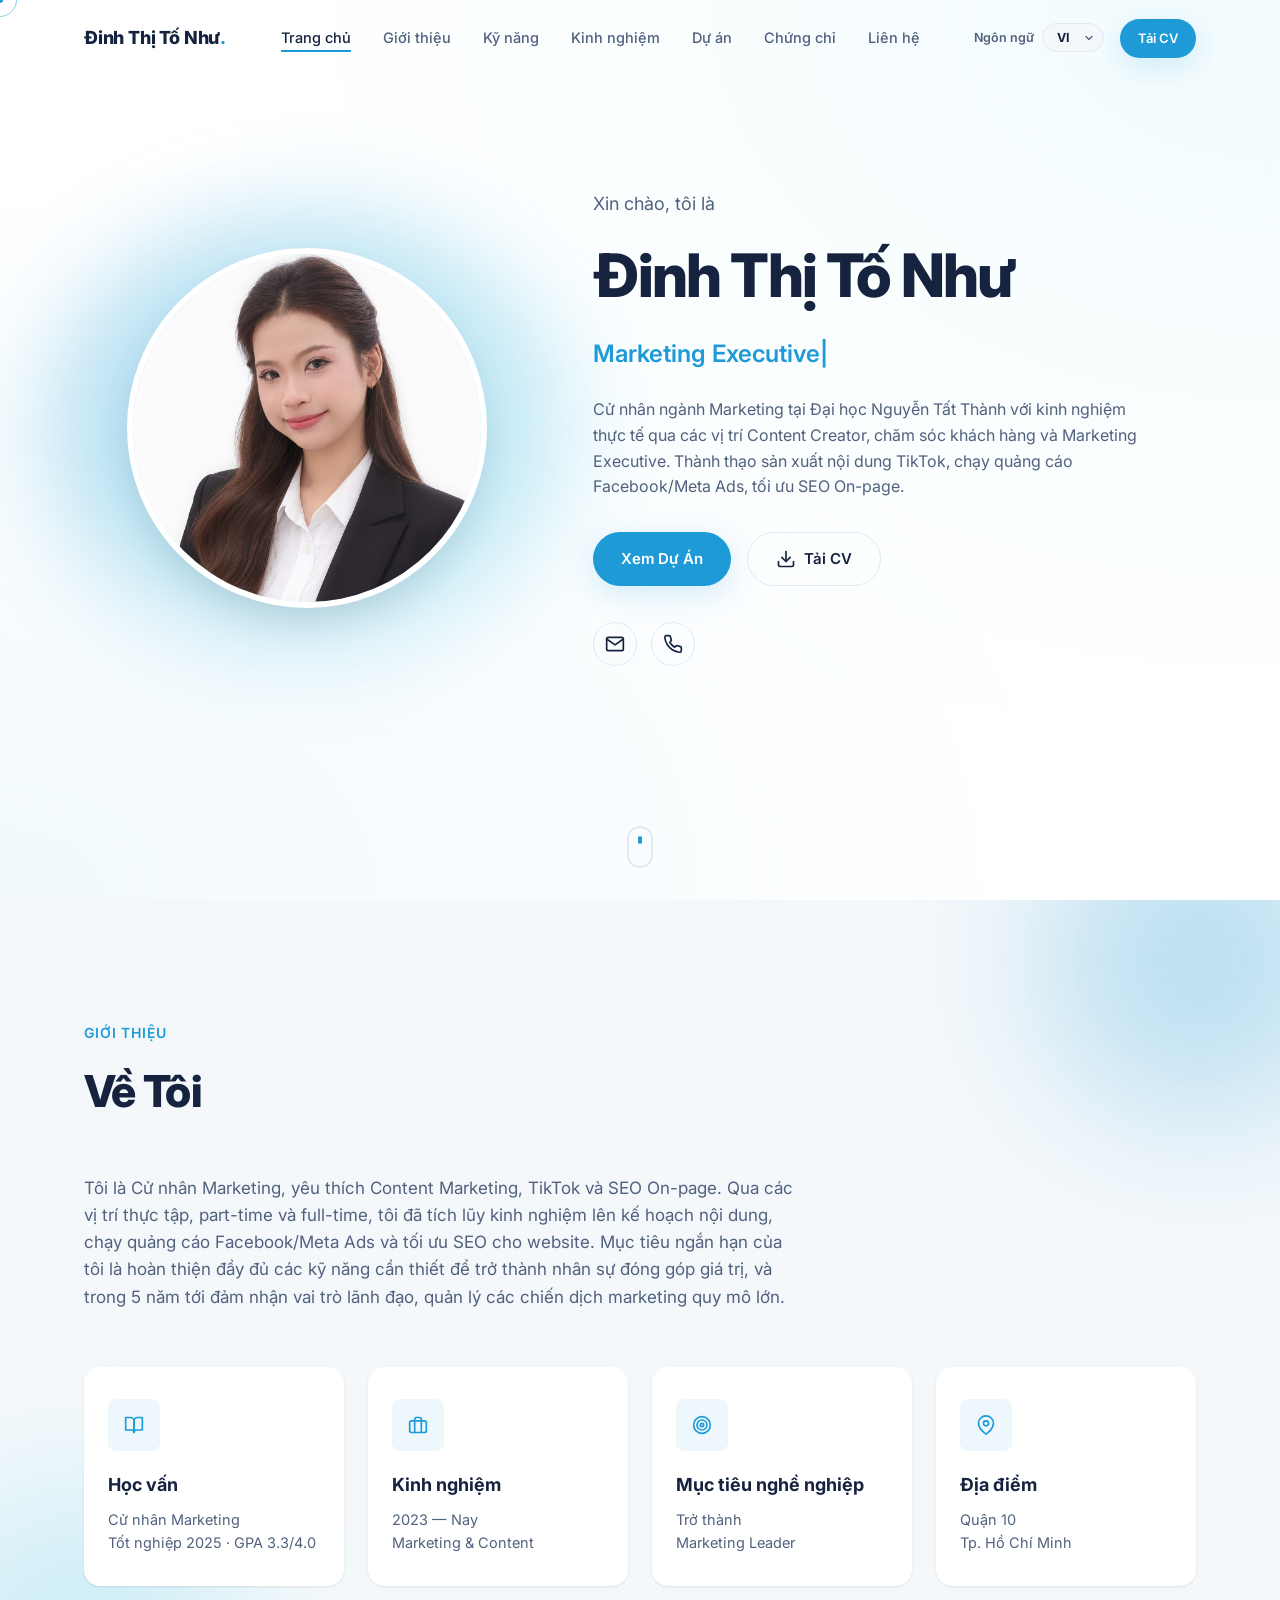
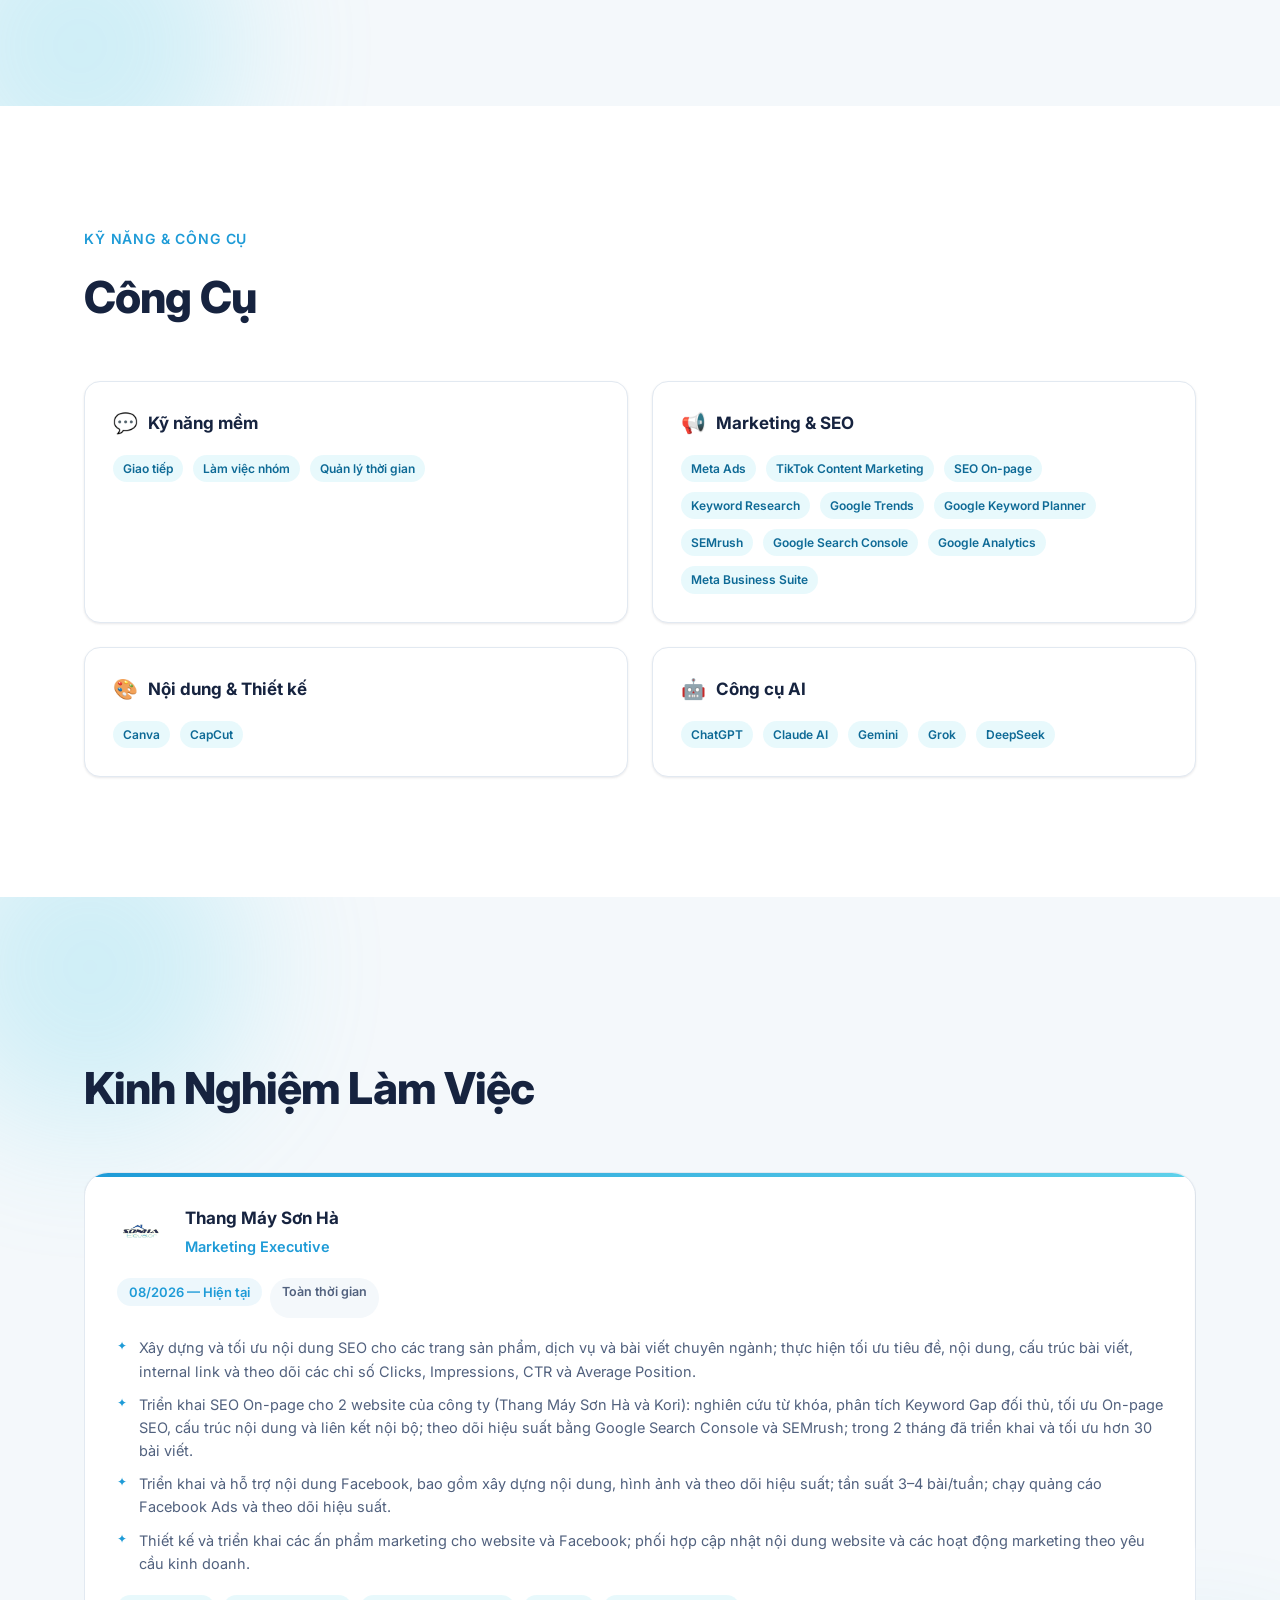
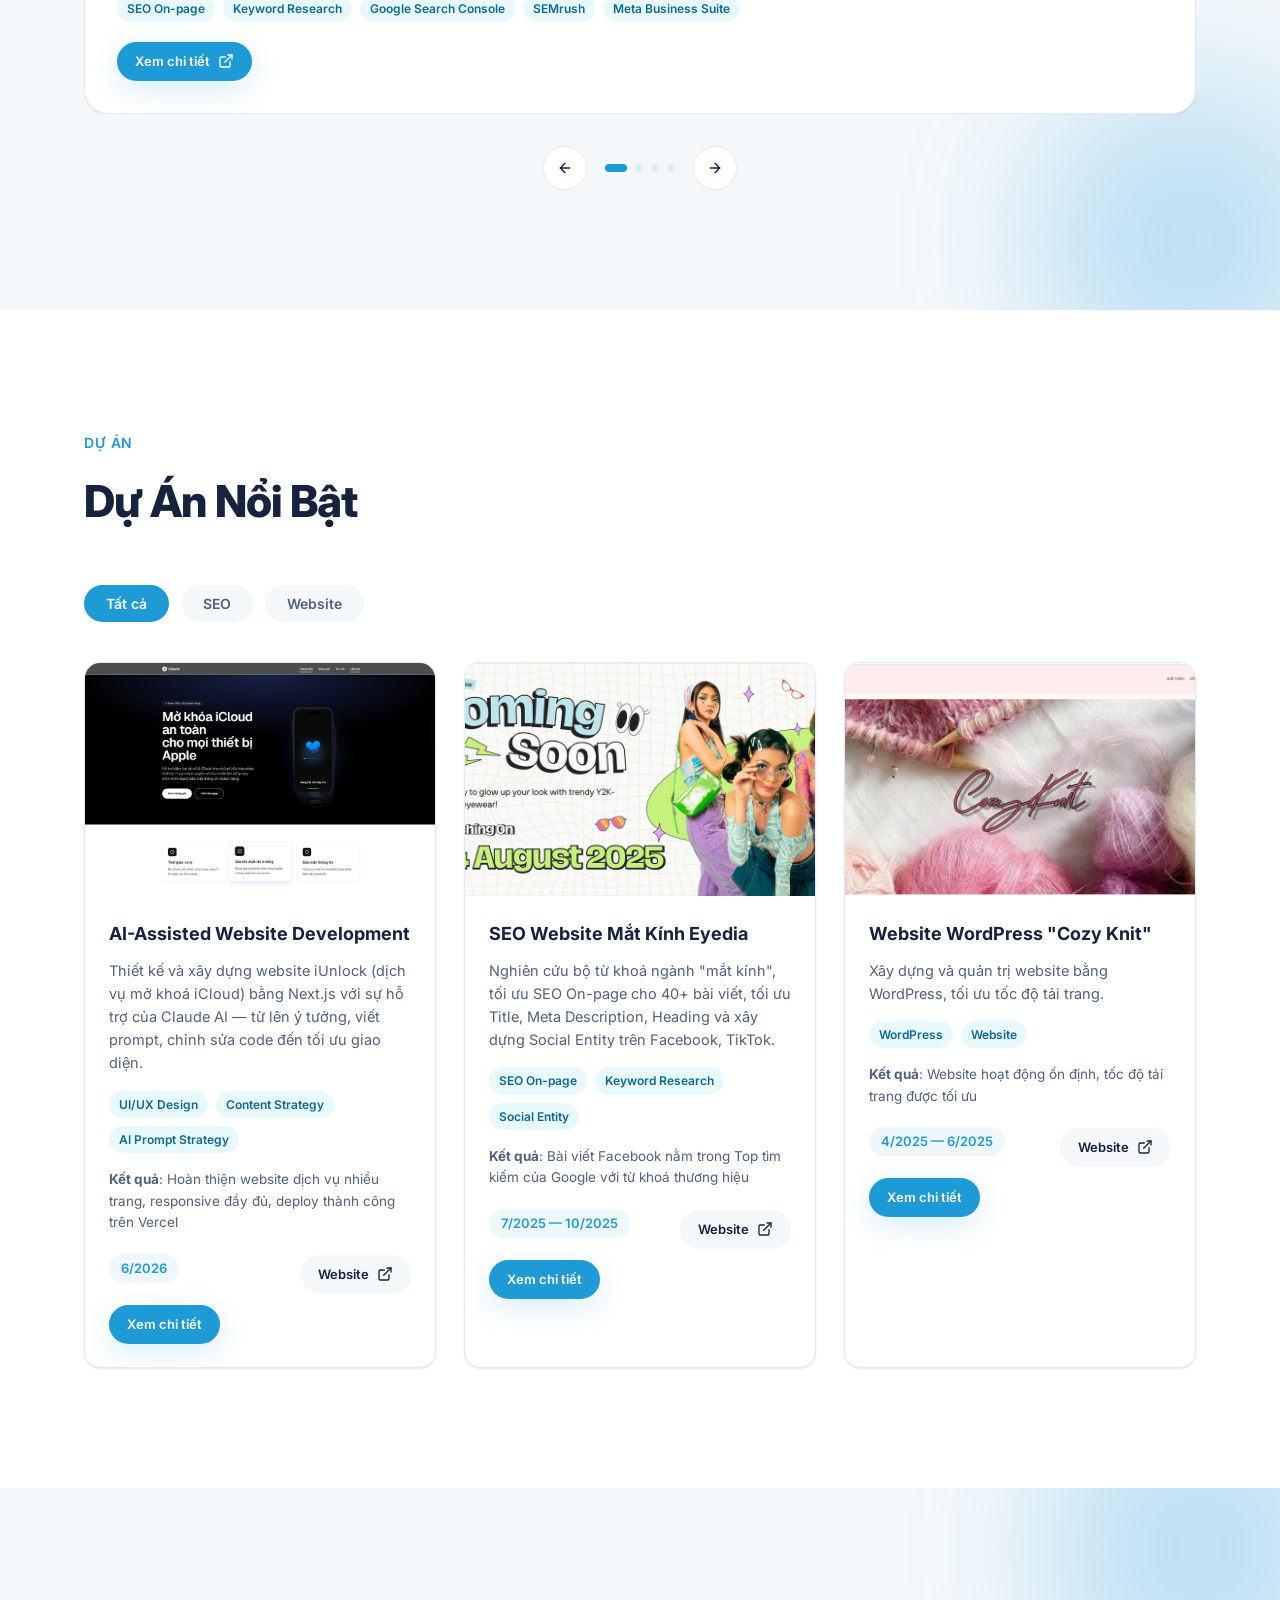
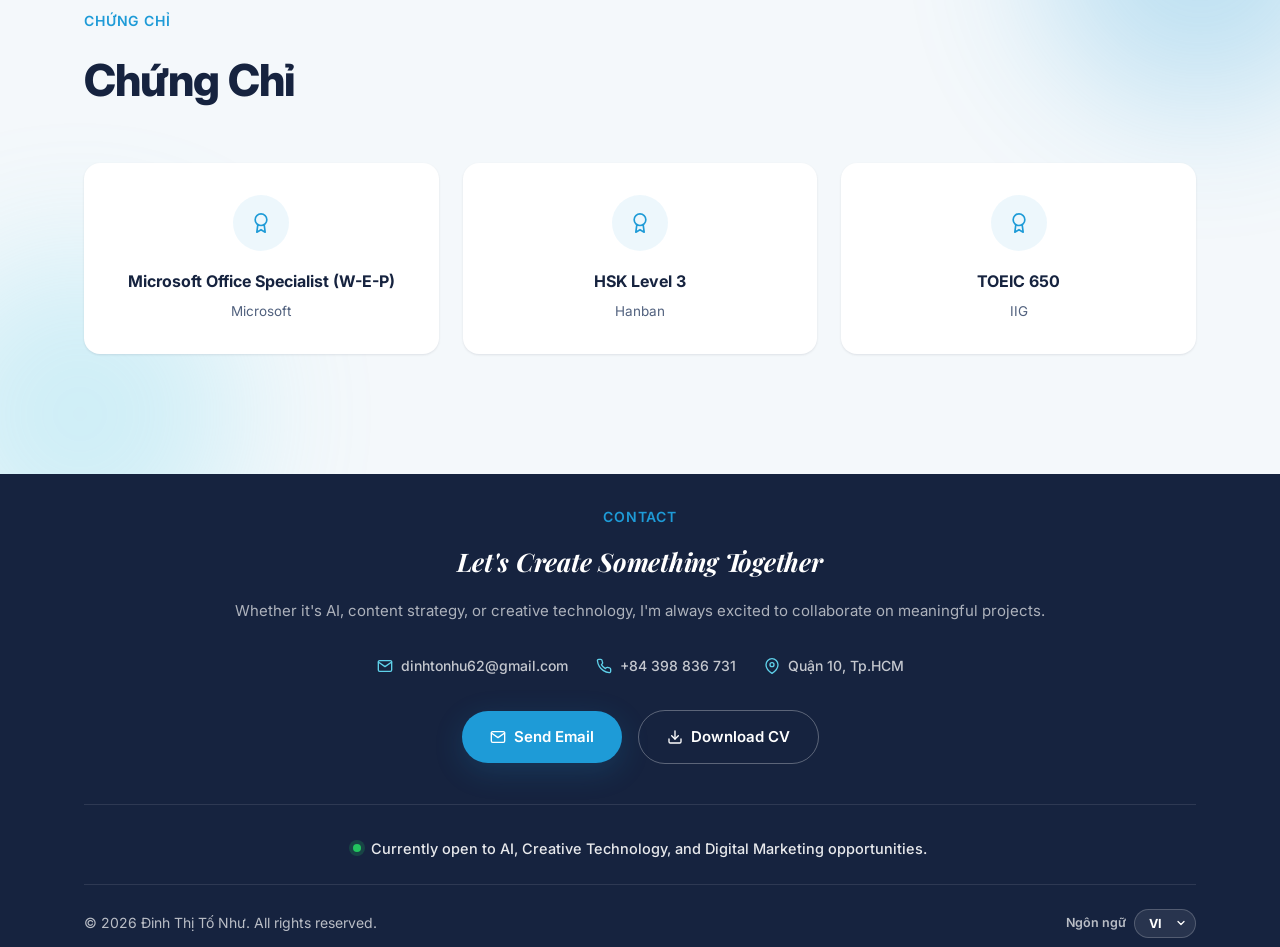
<file: index.html>
<!doctype html>
<html lang="vi">
<head>
  <meta charset="UTF-8" />
  <meta name="viewport" content="width=device-width, initial-scale=1.0" />
  <meta name="google-site-verification" content="6b82nQMWMxHXHGan_A_3esVPQN40HwRv0e1l6CR7K2I" />

  <!-- ============ SEO META ============ -->
  <title>Đinh Thị Tố Như | Marketing Executive</title>
  <meta name="description" content="Portfolio của Đinh Thị Tố Như - Marketing Executive với kinh nghiệm về Content Marketing, TikTok, SEO On-page, Prompt Engineering và Facebook/Meta Ads. Xem dự án, kỹ năng và kinh nghiệm làm việc." />
  <meta name="keywords" content="Marketing Executive, Content Creator, TikTok Marketing, SEO On-page, Prompt Engineering, Meta Ads, Portfolio" />
  <meta name="author" content="Đinh Thị Tố Như" />
  <meta name="robots" content="index, follow" />
  <link rel="canonical" href="https://dinhtonhu62-code.github.io/dinhtonhu.github.io/" />
  <meta name="theme-color" content="#1E9BD7" />

  <!-- ============ OPEN GRAPH ============ -->
  <meta property="og:type" content="website" />
  <meta property="og:title" content="Đinh Thị Tố Như | Marketing Executive" />
  <meta property="og:description" content="Portfolio cá nhân - Content Marketing, TikTok, SEO On-page, Meta Ads. Xem dự án và kinh nghiệm làm việc." />
  <meta property="og:image" content="https://dinhtonhu62-code.github.io/dinhtonhu.github.io/assets/images/og-image.svg" />
  <meta property="og:url" content="https://dinhtonhu62-code.github.io/dinhtonhu.github.io/" />
  <meta property="og:locale" content="vi_VN" />
  <meta property="og:site_name" content="Đinh Thị Tố Như Portfolio" />

  <!-- ============ TWITTER CARD ============ -->
  <meta name="twitter:card" content="summary_large_image" />
  <meta name="twitter:title" content="Đinh Thị Tố Như | Marketing Executive" />
  <meta name="twitter:description" content="Portfolio cá nhân - Content Marketing, TikTok, SEO On-page, Meta Ads. Xem dự án và kinh nghiệm làm việc." />
  <meta name="twitter:image" content="https://dinhtonhu62-code.github.io/dinhtonhu.github.io/assets/images/og-image.svg" />

  <!-- ============ FAVICON ============ -->
  <link rel="icon" type="image/svg+xml" href="assets/images/favicon.svg" />

  <!-- ============ FONTS ============ -->
  <link rel="preconnect" href="https://fonts.googleapis.com" />
  <link rel="preconnect" href="https://fonts.gstatic.com" crossorigin />
  <link href="https://fonts.googleapis.com/css2?family=Inter:wght@400;500;600;700;800&family=Playfair+Display:ital,wght@1,600;1,700&display=swap" rel="stylesheet" />

  <!-- ============ STYLES ============ -->
  <link rel="stylesheet" href="css/style.css" />

  <!-- ============ STRUCTURED DATA (JSON-LD) ============ -->
  <script type="application/ld+json">
  {
    "@context": "https://schema.org",
    "@type": "Person",
    "name": "Đinh Thị Tố Như",
    "jobTitle": "Marketing Executive",
    "url": "https://dinhtonhu62-code.github.io/dinhtonhu.github.io/",
    "image": "https://dinhtonhu62-code.github.io/dinhtonhu.github.io/assets/images/avata.jpg",
    "email": "mailto:dinhtonhu62@gmail.com",
    "telephone": "+84398836731",
    "address": {
      "@type": "PostalAddress",
      "addressLocality": "Quận 10, Tp.HCM",
      "addressCountry": "VN"
    },
    "knowsAbout": ["Content Marketing", "TikTok Content Marketing", "SEO On-page", "Meta Ads", "Keyword Research", "WordPress"]
  }
  </script>
</head>
<body>

  <!-- ============ ICON SPRITE (inline, không cần thư viện ngoài) ============ -->
  <svg style="display:none" aria-hidden="true">
    <symbol id="icon-linkedin" viewBox="0 0 24 24"><path d="M16 8a6 6 0 0 1 6 6v7h-4v-7a2 2 0 0 0-2-2 2 2 0 0 0-2 2v7h-4v-7a6 6 0 0 1 6-6z"/><rect x="2" y="9" width="4" height="12"/><circle cx="4" cy="4" r="2"/></symbol>
    <symbol id="icon-github" viewBox="0 0 24 24"><path d="M9 19c-5 1.5-5-2.5-7-3m14 6v-3.87a3.37 3.37 0 0 0-.94-2.61c3.14-.35 6.44-1.54 6.44-7A5.44 5.44 0 0 0 20 4.77 5.07 5.07 0 0 0 19.91 1S18.73.65 16 2.48a13.38 13.38 0 0 0-7 0C6.27.65 5.09 1 5.09 1A5.07 5.07 0 0 0 5 4.77a5.44 5.44 0 0 0-1.5 3.78c0 5.42 3.3 6.61 6.44 7A3.37 3.37 0 0 0 9 18.13V22"/></symbol>
    <symbol id="icon-mail" viewBox="0 0 24 24"><path d="M4 4h16c1.1 0 2 .9 2 2v12c0 1.1-.9 2-2 2H4c-1.1 0-2-.9-2-2V6c0-1.1.9-2 2-2z"/><polyline points="22,6 12,13 2,6"/></symbol>
    <symbol id="icon-phone" viewBox="0 0 24 24"><path d="M22 16.92v3a2 2 0 0 1-2.18 2 19.79 19.79 0 0 1-8.63-3.07 19.5 19.5 0 0 1-6-6 19.79 19.79 0 0 1-3.07-8.67A2 2 0 0 1 4.11 2h3a2 2 0 0 1 2 1.72c.13.96.36 1.9.7 2.81a2 2 0 0 1-.45 2.11L8.09 9.91a16 16 0 0 0 6 6l1.27-1.27a2 2 0 0 1 2.11-.45c.9.34 1.85.57 2.81.7A2 2 0 0 1 22 16.92z"/></symbol>
    <symbol id="icon-map-pin" viewBox="0 0 24 24"><path d="M21 10c0 7-9 13-9 13s-9-6-9-13a9 9 0 0 1 18 0z"/><circle cx="12" cy="10" r="3"/></symbol>
    <symbol id="icon-briefcase" viewBox="0 0 24 24"><rect x="2" y="7" width="20" height="14" rx="2" ry="2"/><path d="M16 21V5a2 2 0 0 0-2-2h-4a2 2 0 0 0-2 2v16"/></symbol>
    <symbol id="icon-book" viewBox="0 0 24 24"><path d="M2 3h6a4 4 0 0 1 4 4v14a3 3 0 0 0-3-3H2z"/><path d="M22 3h-6a4 4 0 0 0-4 4v14a3 3 0 0 1 3-3h7z"/></symbol>
    <symbol id="icon-target" viewBox="0 0 24 24"><circle cx="12" cy="12" r="10"/><circle cx="12" cy="12" r="6"/><circle cx="12" cy="12" r="2"/></symbol>
    <symbol id="icon-arrow-up" viewBox="0 0 24 24"><line x1="12" y1="19" x2="12" y2="5"/><polyline points="5,12 12,5 19,12"/></symbol>
    <symbol id="icon-arrow-left" viewBox="0 0 24 24"><line x1="19" y1="12" x2="5" y2="12"/><polyline points="12,19 5,12 12,5"/></symbol>
    <symbol id="icon-arrow-right" viewBox="0 0 24 24"><line x1="5" y1="12" x2="19" y2="12"/><polyline points="12,5 19,12 12,19"/></symbol>
    <symbol id="icon-menu" viewBox="0 0 24 24"><line x1="3" y1="12" x2="21" y2="12"/><line x1="3" y1="6" x2="21" y2="6"/><line x1="3" y1="18" x2="21" y2="18"/></symbol>
    <symbol id="icon-x" viewBox="0 0 24 24"><line x1="18" y1="6" x2="6" y2="18"/><line x1="6" y1="6" x2="18" y2="18"/></symbol>
    <symbol id="icon-external-link" viewBox="0 0 24 24"><path d="M18 13v6a2 2 0 0 1-2 2H5a2 2 0 0 1-2-2V8a2 2 0 0 1 2-2h6"/><polyline points="15,3 21,3 21,9"/><line x1="10" y1="14" x2="21" y2="3"/></symbol>
    <symbol id="icon-download" viewBox="0 0 24 24"><path d="M21 15v4a2 2 0 0 1-2 2H5a2 2 0 0 1-2-2v-4"/><polyline points="7,10 12,15 17,10"/><line x1="12" y1="15" x2="12" y2="3"/></symbol>
    <symbol id="icon-award" viewBox="0 0 24 24"><circle cx="12" cy="8" r="7"/><polyline points="8.21,13.89 7,23 12,20 17,23 15.79,13.88"/></symbol>
    <symbol id="icon-check-circle" viewBox="0 0 24 24"><path d="M22 11.08V12a10 10 0 1 1-5.93-9.14"/><polyline points="22,4 12,14.01 9,11.01"/></symbol>
    <symbol id="icon-send" viewBox="0 0 24 24"><line x1="22" y1="2" x2="11" y2="13"/><polygon points="22,2 15,22 11,13 2,9"/></symbol>
  </svg>

  <!-- ============ LOADER ============ -->
  <div id="loader" class="loader" aria-hidden="true">
    <div class="loader__mark">N.</div>
    <div class="loader__bar"><span></span></div>
  </div>

  <!-- ============ CUSTOM CURSOR (ẩn trên thiết bị cảm ứng bằng CSS) ============ -->
  <div class="cursor-dot" id="cursorDot"></div>
  <div class="cursor-ring" id="cursorRing"></div>

  <!-- ============ SCROLL PROGRESS BAR ============ -->
  <div class="scroll-progress"><div class="scroll-progress__bar" id="scrollProgressBar"></div></div>

  <a class="skip-link" href="#main">Bỏ qua tới nội dung chính</a>

  <!-- ============ HEADER / NAVBAR ============ -->
  <header class="navbar" id="navbar">
    <div class="container navbar__inner">
      <a href="#home" class="navbar__logo" aria-label="Về trang chủ">Đinh Thị Tố Như<span class="navbar__logo-dot">.</span></a>

      <nav class="navbar__nav" id="navMenu" aria-label="Menu chính">
        <ul class="navbar__list">
          <li><a href="#home" class="navbar__link" data-nav data-i18n="nav.home">Home</a></li>
          <li><a href="#about" class="navbar__link" data-nav data-i18n="nav.about">About</a></li>
          <li><a href="#skills" class="navbar__link" data-nav data-i18n="nav.skills">Skills</a></li>
          <li><a href="#experience" class="navbar__link" data-nav data-i18n="nav.experience">Experience</a></li>
          <li><a href="#projects" class="navbar__link" data-nav data-i18n="nav.projects">Projects</a></li>
          <li><a href="#certificates" class="navbar__link" data-nav data-i18n="nav.certificates">Certificates</a></li>
          <li><a href="#contact" class="navbar__link" data-nav data-i18n="nav.contact">Contact</a></li>
        </ul>
      </nav>

      <div class="navbar__actions">
        <div class="lang-toggle">
          <label class="lang-toggle__label" data-i18n="lang.label">Ngôn ngữ</label>
          <select class="lang-toggle__select" aria-label="Chọn ngôn ngữ / Choose language">
            <option value="vi">VI</option>
            <option value="en">EN</option>
          </select>
        </div>
        <a href="assets/cv/Dinh-Thi-To-Nhu-CV-VI.pdf" download="Dinh-Thi-To-Nhu-CV-VI.pdf" data-cv-download class="btn btn--primary btn--sm" data-i18n="nav.downloadCV">Download CV</a>
        <button class="navbar__toggle" id="navToggle" aria-label="Mở menu điều hướng" aria-expanded="false" aria-controls="navMenu">
          <svg class="icon" aria-hidden="true"><use href="#icon-menu"></use></svg>
        </button>
      </div>
    </div>
  </header>

  <main id="main">

    <!-- ============ SECTION 1: HERO ============ -->
    <section id="home" class="hero">
      <div class="container hero__inner">
        <div class="hero__media reveal" data-reveal="fade-right">
          <div class="hero__blob" aria-hidden="true"></div>
          <img
            src="assets/images/avata.jpg"
            alt="Ảnh chân dung Đinh Thị Tố Như"
            class="hero__avatar"
            width="400"
            height="400"
            fetchpriority="high"
          />
        </div>

        <div class="hero__content">
          <p class="hero__greeting reveal" data-reveal="fade-up" data-i18n="hero.greeting">Xin chào, tôi là</p>
          <h1 class="hero__name reveal" data-reveal="fade-up" data-reveal-delay="1">Đinh Thị Tố Như</h1>
          <p class="hero__role reveal" data-reveal="fade-up" data-reveal-delay="2">
            <span id="typedText" class="hero__role-typed"></span><span class="hero__cursor" aria-hidden="true">|</span>
          </p>
          <p class="hero__bio reveal" data-reveal="fade-up" data-reveal-delay="3" data-i18n="hero.bio">
            Cử nhân ngành Marketing tại Đại học Nguyễn Tất Thành với kinh nghiệm thực tế qua các vị trí Content
            Creator, chăm sóc khách hàng và Marketing Executive. Thành thạo sản xuất nội dung TikTok, chạy quảng cáo
            Facebook/Meta Ads, tối ưu SEO On-page.
          </p>

          <div class="hero__actions reveal" data-reveal="fade-up" data-reveal-delay="4">
            <a href="#projects" class="btn btn--primary" data-i18n="hero.viewProjects">Xem Dự Án</a>
            <a href="assets/cv/Dinh-Thi-To-Nhu-CV-VI.pdf" download="Dinh-Thi-To-Nhu-CV-VI.pdf" data-cv-download class="btn btn--outline">
              <svg class="icon" aria-hidden="true"><use href="#icon-download"></use></svg>
              <span data-i18n="nav.downloadCV">Download CV</span>
            </a>
          </div>

          <div class="hero__socials reveal" data-reveal="fade-up" data-reveal-delay="5">
            <a href="mailto:dinhtonhu62@gmail.com" class="social-icon" aria-label="Gửi email">
              <svg class="icon" aria-hidden="true"><use href="#icon-mail"></use></svg>
            </a>
            <a href="tel:+84398836731" class="social-icon" aria-label="Gọi điện thoại">
              <svg class="icon" aria-hidden="true"><use href="#icon-phone"></use></svg>
            </a>
          </div>
        </div>
      </div>
      <a href="#about" class="hero__scroll-hint" aria-label="Cuộn xuống">
        <span></span>
      </a>
    </section>

    <!-- ============ SECTION 2: ABOUT ============ -->
    <section id="about" class="about">
      <div class="section-blob section-blob--primary" style="top:-100px; right:-80px;" aria-hidden="true"></div>
      <div class="section-blob section-blob--accent" style="bottom:-100px; left:-80px;" aria-hidden="true"></div>
      <div class="container">
        <p class="section-tag reveal" data-reveal="fade-up" data-i18n="about.tag">Giới thiệu</p>
        <h2 class="section-title reveal" data-reveal="fade-up" data-i18n="about.title">Về Tôi</h2>
        <p class="about__desc reveal" data-reveal="fade-up" data-i18n="about.desc">
          Tôi là Cử nhân Marketing, yêu thích Content Marketing, TikTok và SEO On-page. Qua các vị trí thực tập,
          part-time và full-time, tôi đã tích lũy kinh nghiệm lên kế hoạch nội dung, chạy quảng cáo Facebook/Meta
          Ads và tối ưu SEO cho website. Mục tiêu ngắn hạn của tôi là hoàn thiện đầy đủ các kỹ năng cần thiết để trở
          thành nhân sự đóng góp giá trị, và trong 5 năm tới đảm nhận vai trò lãnh đạo, quản lý các chiến dịch
          marketing quy mô lớn.
        </p>

        <div class="about__grid">
          <div class="about-card reveal" data-reveal="fade-up" data-reveal-delay="1">
            <div class="about-card__icon"><svg class="icon" aria-hidden="true"><use href="#icon-book"></use></svg></div>
            <h3 class="about-card__title" data-i18n="about.education.title">Education</h3>
            <p class="about-card__text" data-i18n-html="about.education.text">Cử nhân Marketing<br />Tốt nghiệp 2025 &middot; GPA 3.3/4.0</p>
          </div>
          <div class="about-card reveal" data-reveal="fade-up" data-reveal-delay="2">
            <div class="about-card__icon"><svg class="icon" aria-hidden="true"><use href="#icon-briefcase"></use></svg></div>
            <h3 class="about-card__title" data-i18n="about.experience.title">Experience</h3>
            <p class="about-card__text" data-i18n-html="about.experience.text">2023 — Nay<br />Marketing &amp; Content</p>
          </div>
          <div class="about-card reveal" data-reveal="fade-up" data-reveal-delay="3">
            <div class="about-card__icon"><svg class="icon" aria-hidden="true"><use href="#icon-target"></use></svg></div>
            <h3 class="about-card__title" data-i18n="about.goal.title">Career Goal</h3>
            <p class="about-card__text" data-i18n-html="about.goal.text">Trở thành<br />Marketing Leader</p>
          </div>
          <div class="about-card reveal" data-reveal="fade-up" data-reveal-delay="4">
            <div class="about-card__icon"><svg class="icon" aria-hidden="true"><use href="#icon-map-pin"></use></svg></div>
            <h3 class="about-card__title" data-i18n="about.location.title">Location</h3>
            <p class="about-card__text" data-i18n-html="about.location.text">Quận 10<br />Tp. Hồ Chí Minh</p>
          </div>
        </div>
      </div>
    </section>

    <!-- ============ SECTION 3: TOOLS ============ -->
    <section id="skills" class="skills">
      <div class="container">
        <p class="section-tag reveal" data-reveal="fade-up" data-i18n="skills.tag">Kỹ năng &amp; Công cụ</p>
        <h2 class="section-title reveal" data-reveal="fade-up" data-i18n="skills.title">Tools</h2>

        <div class="tools-grid">
          <div class="tool-box reveal" data-reveal="fade-up" data-reveal-delay="1">
            <h3 class="tool-box__title"><span class="tool-box__emoji">💬</span> <span data-i18n="skills.soft.title">Kỹ năng mềm</span></h3>
            <div class="tool-box__tags">
              <span class="tag" data-i18n="skills.soft.communication">Giao tiếp</span>
              <span class="tag" data-i18n="skills.soft.teamwork">Làm việc nhóm</span>
              <span class="tag" data-i18n="skills.soft.timeManagement">Quản lý thời gian</span>
            </div>
          </div>

          <div class="tool-box reveal" data-reveal="fade-up" data-reveal-delay="2">
            <h3 class="tool-box__title"><span class="tool-box__emoji">📢</span> <span data-i18n="skills.marketing.title">Marketing &amp; SEO</span></h3>
            <div class="tool-box__tags">
              <span class="tag">Meta Ads</span>
              <span class="tag">TikTok Content Marketing</span>
              <span class="tag">SEO On-page</span>
              <span class="tag">Keyword Research</span>
              <span class="tag">Google Trends</span>
              <span class="tag">Google Keyword Planner</span>
              <span class="tag">SEMrush</span>
              <span class="tag">Google Search Console</span>
              <span class="tag">Google Analytics</span>
              <span class="tag">Meta Business Suite</span>
            </div>
          </div>

          <div class="tool-box reveal" data-reveal="fade-up" data-reveal-delay="3">
            <h3 class="tool-box__title"><span class="tool-box__emoji">🎨</span> <span data-i18n="skills.content.title">Content &amp; Design</span></h3>
            <div class="tool-box__tags">
              <span class="tag">Canva</span>
              <span class="tag">CapCut</span>
            </div>
          </div>

          <div class="tool-box reveal" data-reveal="fade-up" data-reveal-delay="4">
            <h3 class="tool-box__title"><span class="tool-box__emoji">🤖</span> <span data-i18n="skills.ai.title">AI Tools</span></h3>
            <div class="tool-box__tags">
              <span class="tag">ChatGPT</span>
              <span class="tag">Claude AI</span>
              <span class="tag">Gemini</span>
              <span class="tag">Grok</span>
              <span class="tag">DeepSeek</span>
            </div>
          </div>
        </div>
      </div>
    </section>

    <!-- ============ SECTION 4: EXPERIENCE (slider ngang) ============ -->
    <section id="experience" class="experience">
      <div class="section-blob section-blob--accent" style="top:-90px; left:-70px;" aria-hidden="true"></div>
      <div class="section-blob section-blob--primary" style="bottom:-90px; right:-70px;" aria-hidden="true"></div>
      <div class="container">
        <p class="section-tag reveal" data-reveal="fade-up" data-i18n="experience.tag">Kinh nghiệm</p>
        <h2 class="section-title reveal" data-reveal="fade-up" data-i18n="experience.title">Experience</h2>

        <div class="exp-slider reveal" data-reveal="fade-up">
          <div class="exp-slider__viewport">
            <div class="exp-slider__track">

              <article class="exp-card">
                <div class="exp-card__head">
                  <div class="exp-card__logo" aria-hidden="true"><img src="assets/images/experience/sonha-logo.png" alt="" /></div>
                  <div>
                    <p class="exp-card__company">Thang Máy Sơn Hà</p>
                    <p class="exp-card__role"><a href="experience/sonha-elevator-marketing.html" data-i18n="exp.sonha.role">Marketing Executive</a></p>
                  </div>
                </div>
                <div class="exp-card__badges">
                  <span class="timeline__duration" data-i18n="exp.sonha.duration">08/2026 — Hiện tại</span>
                  <span class="exp-card__type" data-i18n="experience.type.fulltime">Full-time</span>
                </div>
                <ul class="exp-card__list">
                  <li data-i18n="exp.sonha.li1">Xây dựng và tối ưu nội dung SEO cho các trang sản phẩm, dịch vụ và bài viết chuyên ngành; thực hiện tối ưu tiêu đề, nội dung, cấu trúc bài viết, internal link và theo dõi các chỉ số Clicks, Impressions, CTR và Average Position.</li>
                  <li data-i18n="exp.sonha.li2">Triển khai SEO On-page cho 2 website của công ty (Thang Máy Sơn Hà và Kori): nghiên cứu từ khóa, phân tích Keyword Gap đối thủ, tối ưu On-page SEO, cấu trúc nội dung và liên kết nội bộ; theo dõi hiệu suất bằng Google Search Console và SEMrush; trong 2 tháng đã triển khai và tối ưu hơn 30 bài viết.</li>
                  <li data-i18n="exp.sonha.li3">Triển khai và hỗ trợ nội dung Facebook, bao gồm xây dựng nội dung, hình ảnh và theo dõi hiệu suất; tần suất 3–4 bài/tuần; chạy quảng cáo Facebook Ads và theo dõi hiệu suất.</li>
                  <li data-i18n="exp.sonha.li4">Thiết kế và triển khai các ấn phẩm marketing cho website và Facebook; phối hợp cập nhật nội dung website và các hoạt động marketing theo yêu cầu kinh doanh.</li>
                </ul>
                <div class="exp-card__tags">
                  <span class="tag">SEO On-page</span>
                  <span class="tag">Keyword Research</span>
                  <span class="tag">Google Search Console</span>
                  <span class="tag">SEMrush</span>
                  <span class="tag">Meta Business Suite</span>
                </div>
                <a href="experience/sonha-elevator-marketing.html" class="btn btn--sm btn--primary">
                  <span data-i18n="experience.viewDetail">Xem chi tiết</span> <svg class="icon icon--sm" aria-hidden="true"><use href="#icon-external-link"></use></svg>
                </a>
              </article>

              <article class="exp-card">
                <div class="exp-card__head">
                  <div class="exp-card__logo" aria-hidden="true"><img src="assets/images/experience/anya-store-logo.jpg" alt="" /></div>
                  <div>
                    <p class="exp-card__company">Anya Store</p>
                    <p class="exp-card__role"><a href="experience/anya-content-creator.html" data-i18n="exp.cc.role">Content Creator Part-time</a></p>
                  </div>
                </div>
                <div class="exp-card__badges">
                  <span class="timeline__duration">1/2025 — 6/2025</span>
                  <span class="exp-card__type" data-i18n="experience.type.parttime">Part-time</span>
                </div>
                <ul class="exp-card__list">
                  <li data-i18n="exp.cc.li1">Nghiên cứu xu hướng TikTok và xây dựng kế hoạch nội dung, sản xuất 10–15 video/tháng, có video đạt hơn 10.000 lượt xem tự nhiên.</li>
                  <li data-i18n="exp.cc.li2">Theo dõi và phân tích hiệu suất nội dung để tối ưu tỷ lệ tương tác.</li>
                  <li data-i18n="exp.cc.li3">Hỗ trợ xây dựng nhận diện thương hiệu trên TikTok.</li>
                </ul>
                <div class="exp-card__tags">
                  <span class="tag">TikTok Content Marketing</span>
                  <span class="tag">Video Production</span>
                  <span class="tag">CapCut</span>
                </div>
                <a href="experience/anya-content-creator.html" class="btn btn--sm btn--primary">
                  <span data-i18n="experience.viewDetail">Xem chi tiết</span> <svg class="icon icon--sm" aria-hidden="true"><use href="#icon-external-link"></use></svg>
                </a>
              </article>

              <article class="exp-card">
                <div class="exp-card__head">
                  <div class="exp-card__logo" aria-hidden="true"><img src="assets/images/experience/anya-store-logo.jpg" alt="" /></div>
                  <div>
                    <p class="exp-card__company">Anya Store</p>
                    <p class="exp-card__role"><a href="experience/anya-customer-care.html" data-i18n="exp.care.role">Chăm sóc khách hàng Part-time</a></p>
                  </div>
                </div>
                <div class="exp-card__badges">
                  <span class="timeline__duration">12/2023 — 12/2024</span>
                  <span class="exp-card__type" data-i18n="experience.type.parttime">Part-time</span>
                </div>
                <ul class="exp-card__list">
                  <li data-i18n="exp.care.li1">Theo dõi hiệu suất bán hàng trên TikTok Shop, phân tích phản hồi khách hàng để đề xuất cải thiện nội dung và sản phẩm.</li>
                  <li data-i18n="exp.care.li2">Hỗ trợ tối ưu tỷ lệ chuyển đổi thông qua tư vấn khách hàng.</li>
                  <li data-i18n="exp.care.li3">Phối hợp với bộ phận Content và Livestream.</li>
                </ul>
                <div class="exp-card__tags">
                  <span class="tag">Customer Service</span>
                  <span class="tag">TikTok Shop</span>
                  <span class="tag">Conversion Optimization</span>
                </div>
                <a href="experience/anya-customer-care.html" class="btn btn--sm btn--primary">
                  <span data-i18n="experience.viewDetail">Xem chi tiết</span> <svg class="icon icon--sm" aria-hidden="true"><use href="#icon-external-link"></use></svg>
                </a>
              </article>

              <article class="exp-card">
                <div class="exp-card__head">
                  <div class="exp-card__logo" aria-hidden="true"><img src="assets/images/experience/huseco-logo.png" alt="" /></div>
                  <div>
                    <p class="exp-card__company">Huseco</p>
                    <p class="exp-card__role"><a href="experience/huseco-marketing-intern.html" data-i18n="exp.huseco.role">Thực tập sinh Marketing</a></p>
                  </div>
                </div>
                <div class="exp-card__badges">
                  <span class="timeline__duration">9/2023 — 1/2024</span>
                  <span class="exp-card__type" data-i18n="experience.type.internship">Internship</span>
                </div>
                <ul class="exp-card__list">
                  <li data-i18n="exp.huseco.li1">Lên kế hoạch và viết bài cho Fanpage của công ty trên nền tảng Facebook, chạy quảng cáo Facebook Ads cho fanpage giúp tăng 10k follower.</li>
                  <li data-i18n="exp.huseco.li2">Thiết kế, quay chụp cho sản phẩm của công ty.</li>
                  <li data-i18n="exp.huseco.li3">Phối hợp với bộ phận Sales để nội dung thống nhất với các chiến dịch marketing của công ty.</li>
                </ul>
                <div class="exp-card__tags">
                  <span class="tag">Facebook Ads</span>
                  <span class="tag">Content Writing</span>
                  <span class="tag">Product Photography</span>
                </div>
                <a href="experience/huseco-marketing-intern.html" class="btn btn--sm btn--primary">
                  <span data-i18n="experience.viewDetail">Xem chi tiết</span> <svg class="icon icon--sm" aria-hidden="true"><use href="#icon-external-link"></use></svg>
                </a>
              </article>

            </div>
          </div>

          <div class="exp-slider__controls">
            <button type="button" class="exp-slider__arrow exp-slider__arrow--prev" aria-label="Kinh nghiệm trước">
              <svg class="icon icon--sm" aria-hidden="true"><use href="#icon-arrow-left"></use></svg>
            </button>
            <div class="exp-slider__dots"></div>
            <button type="button" class="exp-slider__arrow exp-slider__arrow--next" aria-label="Kinh nghiệm tiếp theo">
              <svg class="icon icon--sm" aria-hidden="true"><use href="#icon-arrow-right"></use></svg>
            </button>
          </div>
        </div>
      </div>
    </section>

    <!-- ============ SECTION 5: FEATURED PROJECTS ============ -->
    <section id="projects" class="projects">
      <div class="container">
        <p class="section-tag reveal" data-reveal="fade-up" data-i18n="projects.tag">Dự án</p>
        <h2 class="section-title reveal" data-reveal="fade-up" data-i18n="projects.title">Featured Projects</h2>

        <div class="projects__filter reveal" data-reveal="fade-up" role="tablist" aria-label="Lọc dự án theo danh mục">
          <button class="filter-btn is-active" data-filter="all" role="tab" aria-selected="true" data-i18n="projects.filter.all">All</button>
          <button class="filter-btn" data-filter="seo" role="tab" aria-selected="false" data-i18n="projects.filter.seo">SEO</button>
          <button class="filter-btn" data-filter="website" role="tab" aria-selected="false" data-i18n="projects.filter.website">Website</button>
        </div>

        <div class="projects__grid" id="projectsGrid">

          <article class="project-card reveal" data-reveal="fade-up" data-category="website">
            <a href="projects/ai-assisted-website-development.html" class="project-card__image">
              <img src="assets/images/projects/iunlock-homepage.jpg" alt="Trang chủ website iUnlock - dịch vụ mở khoá iCloud" loading="lazy" width="600" height="400" />
            </a>
            <div class="project-card__body">
              <h3 class="project-card__title"><a href="projects/ai-assisted-website-development.html">AI-Assisted Website Development</a></h3>
              <p class="project-card__desc" data-i18n="proj.aiassisted.desc">Thiết kế và xây dựng website iUnlock (dịch vụ mở khoá iCloud) bằng Next.js với sự hỗ trợ của Claude AI — từ lên ý tưởng, viết prompt, chỉnh sửa code đến tối ưu giao diện.</p>
              <div class="project-card__tags">
                <span class="tag">UI/UX Design</span><span class="tag">Content Strategy</span><span class="tag">AI Prompt Strategy</span>
              </div>
              <p class="project-card__result"><strong data-i18n="projects.result">Kết quả</strong>: <span data-i18n="proj.aiassisted.result">Hoàn thiện website dịch vụ nhiều trang, responsive đầy đủ, deploy thành công trên Vercel</span></p>
              <div class="project-card__actions">
                <span class="timeline__duration">6/2026</span>
                <a href="https://iunlockvn.com" target="_blank" rel="noopener noreferrer" class="btn btn--sm btn--ghost">
                  <span data-i18n="projects.website">Website</span> <svg class="icon icon--sm" aria-hidden="true"><use href="#icon-external-link"></use></svg>
                </a>
                <a href="projects/ai-assisted-website-development.html" class="btn btn--sm btn--primary" data-i18n="projects.viewDetail">
                  Xem chi tiết
                </a>
              </div>
            </div>
          </article>

          <article class="project-card reveal" data-reveal="fade-up" data-category="seo">
            <a href="projects/eyedia.html" class="project-card__image">
              <img src="assets/images/projects/project-1.jpg" alt="Ảnh minh hoạ dự án SEO website Mắt kính Eyedia" loading="lazy" width="600" height="400" />
            </a>
            <div class="project-card__body">
              <h3 class="project-card__title"><a href="projects/eyedia.html">SEO Website Mắt Kính Eyedia</a></h3>
              <p class="project-card__desc" data-i18n="proj.eyedia.desc">Nghiên cứu bộ từ khoá ngành "mắt kính", tối ưu SEO On-page cho 40+ bài viết, tối ưu Title, Meta Description, Heading và xây dựng Social Entity trên Facebook, TikTok.</p>
              <div class="project-card__tags">
                <span class="tag">SEO On-page</span><span class="tag">Keyword Research</span><span class="tag">Social Entity</span>
              </div>
              <p class="project-card__result"><strong data-i18n="projects.result">Kết quả</strong>: <span data-i18n="proj.eyedia.result">Bài viết Facebook nằm trong Top tìm kiếm của Google với từ khoá thương hiệu</span></p>
              <div class="project-card__actions">
                <span class="timeline__duration">7/2025 — 10/2025</span>
                <a href="https://sites.google.com/view/matkinheyedia?fbclid=IwY2xjawS7HaxleHRuA2FlbQIxMABicmlkETFQSDFFSUJZSGtnUGJSUEdTc3J0YwZhcHBfaWQQMjIyMDM5MTc4ODIwMDg5MgABHprGm0oSwGjfBqSVABeFiguLWIzSZ0jMq7hhuBGPU1mqn2ApjWTE3ZvPDNmH_aem_JjfmTUvugh732jGzg1JUcA" target="_blank" rel="noopener noreferrer" class="btn btn--sm btn--ghost">
                  <span data-i18n="projects.website">Website</span> <svg class="icon icon--sm" aria-hidden="true"><use href="#icon-external-link"></use></svg>
                </a>
                <a href="projects/eyedia.html" class="btn btn--sm btn--primary" data-i18n="projects.viewDetail">
                  Xem chi tiết
                </a>
              </div>
            </div>
          </article>

          <article class="project-card reveal" data-reveal="fade-up" data-category="website">
            <a href="projects/cozy-knit.html" class="project-card__image">
              <img src="assets/images/projects/project-2.jpg" alt="Ảnh minh hoạ website WordPress Cozy Knit" loading="lazy" width="600" height="400" />
            </a>
            <div class="project-card__body">
              <h3 class="project-card__title"><a href="projects/cozy-knit.html">Website WordPress "Cozy Knit"</a></h3>
              <p class="project-card__desc" data-i18n="proj.cozyknit.desc">Xây dựng và quản trị website bằng WordPress, tối ưu tốc độ tải trang.</p>
              <div class="project-card__tags">
                <span class="tag">WordPress</span><span class="tag">Website</span>
              </div>
              <p class="project-card__result"><strong data-i18n="projects.result">Kết quả</strong>: <span data-i18n="proj.cozyknit.result">Website hoạt động ổn định, tốc độ tải trang được tối ưu</span></p>
              <div class="project-card__actions">
                <span class="timeline__duration">4/2025 — 6/2025</span>
                <a href="https://cozyknit7.wordpress.com/" target="_blank" rel="noopener noreferrer" class="btn btn--sm btn--ghost">
                  <span data-i18n="projects.website">Website</span> <svg class="icon icon--sm" aria-hidden="true"><use href="#icon-external-link"></use></svg>
                </a>
                <a href="projects/cozy-knit.html" class="btn btn--sm btn--primary" data-i18n="projects.viewDetail">
                  Xem chi tiết
                </a>
              </div>
            </div>
          </article>

        </div>
      </div>
    </section>

    <!-- ============ SECTION 6: CERTIFICATES ============ -->
    <section id="certificates" class="certificates">
      <div class="section-blob section-blob--primary" style="top:-100px; right:-80px;" aria-hidden="true"></div>
      <div class="section-blob section-blob--accent" style="bottom:-100px; left:-80px;" aria-hidden="true"></div>
      <div class="container">
        <p class="section-tag reveal" data-reveal="fade-up" data-i18n="certificates.tag">Chứng chỉ</p>
        <h2 class="section-title reveal" data-reveal="fade-up" data-i18n="certificates.title">Certificates</h2>

        <div class="certificates__grid">
          <div class="cert-card reveal" data-reveal="fade-up" data-reveal-delay="1">
            <div class="cert-card__icon"><svg class="icon" aria-hidden="true"><use href="#icon-award"></use></svg></div>
            <h3 class="cert-card__title">Microsoft Office Specialist (W-E-P)</h3>
            <p class="cert-card__issuer">Microsoft</p>
          </div>
          <div class="cert-card reveal" data-reveal="fade-up" data-reveal-delay="2">
            <div class="cert-card__icon"><svg class="icon" aria-hidden="true"><use href="#icon-award"></use></svg></div>
            <h3 class="cert-card__title">HSK Level 3</h3>
            <p class="cert-card__issuer">Hanban</p>
          </div>
          <div class="cert-card reveal" data-reveal="fade-up" data-reveal-delay="3">
            <div class="cert-card__icon"><svg class="icon" aria-hidden="true"><use href="#icon-award"></use></svg></div>
            <h3 class="cert-card__title">TOEIC 650</h3>
            <p class="cert-card__issuer">IIG</p>
          </div>
        </div>
      </div>
    </section>

  </main>

  <!-- ============ FOOTER (gồm cả Contact CTA) ============ -->
  <footer class="footer" id="contact">
    <div class="container">
      <div class="footer__cta">
        <p class="section-tag reveal" data-reveal="fade-up">Contact</p>
        <h2 class="footer__cta-title reveal" data-reveal="fade-up">Let's Create Something Together</h2>
        <p class="footer__cta-lead reveal" data-reveal="fade-up">
          Whether it's AI, content strategy, or creative technology, I'm always excited to collaborate on meaningful projects.
        </p>

        <div class="footer__info-row reveal" data-reveal="fade-up">
          <a href="mailto:dinhtonhu62@gmail.com" class="footer__info-item">
            <svg class="icon icon--sm" aria-hidden="true"><use href="#icon-mail"></use></svg> dinhtonhu62@gmail.com
          </a>
          <a href="tel:+84398836731" class="footer__info-item">
            <svg class="icon icon--sm" aria-hidden="true"><use href="#icon-phone"></use></svg> +84 398 836 731
          </a>
          <span class="footer__info-item">
            <svg class="icon icon--sm" aria-hidden="true"><use href="#icon-map-pin"></use></svg> Quận 10, Tp.HCM
          </span>
        </div>

        <div class="footer__cta-actions reveal" data-reveal="fade-up">
          <a href="mailto:dinhtonhu62@gmail.com" class="btn btn--primary">
            <svg class="icon icon--sm" aria-hidden="true"><use href="#icon-mail"></use></svg> <span>Send Email</span>
          </a>
          <a href="assets/cv/Dinh-Thi-To-Nhu-CV-VI.pdf" download="Dinh-Thi-To-Nhu-CV-VI.pdf" data-cv-download class="btn btn--outline">
            <svg class="icon icon--sm" aria-hidden="true"><use href="#icon-download"></use></svg> <span>Download CV</span>
          </a>
        </div>
      </div>

      <p class="footer__status">
        <span class="footer__status-dot" aria-hidden="true"></span>
        <span>Currently open to AI, Creative Technology, and Digital Marketing opportunities.</span>
      </p>
      <div class="footer__inner">
        <p>&copy; <span id="year"></span> Đinh Thị Tố Như. <span>All rights reserved.</span></p>
        <div style="display:flex; align-items:center; gap:16px;">
          <div class="lang-toggle">
            <label class="lang-toggle__label" data-i18n="lang.label">Ngôn ngữ</label>
            <select class="lang-toggle__select" aria-label="Chọn ngôn ngữ / Choose language">
              <option value="vi">VI</option>
              <option value="en">EN</option>
            </select>
          </div>
          <button id="backToTop" class="back-to-top" aria-label="Lên đầu trang">
            <svg class="icon" aria-hidden="true"><use href="#icon-arrow-up"></use></svg>
          </button>
        </div>
      </div>
    </div>
  </footer>

  <script src="js/i18n.js" defer></script>
  <script src="js/script.js" defer></script>
</body>
</html>
</file>
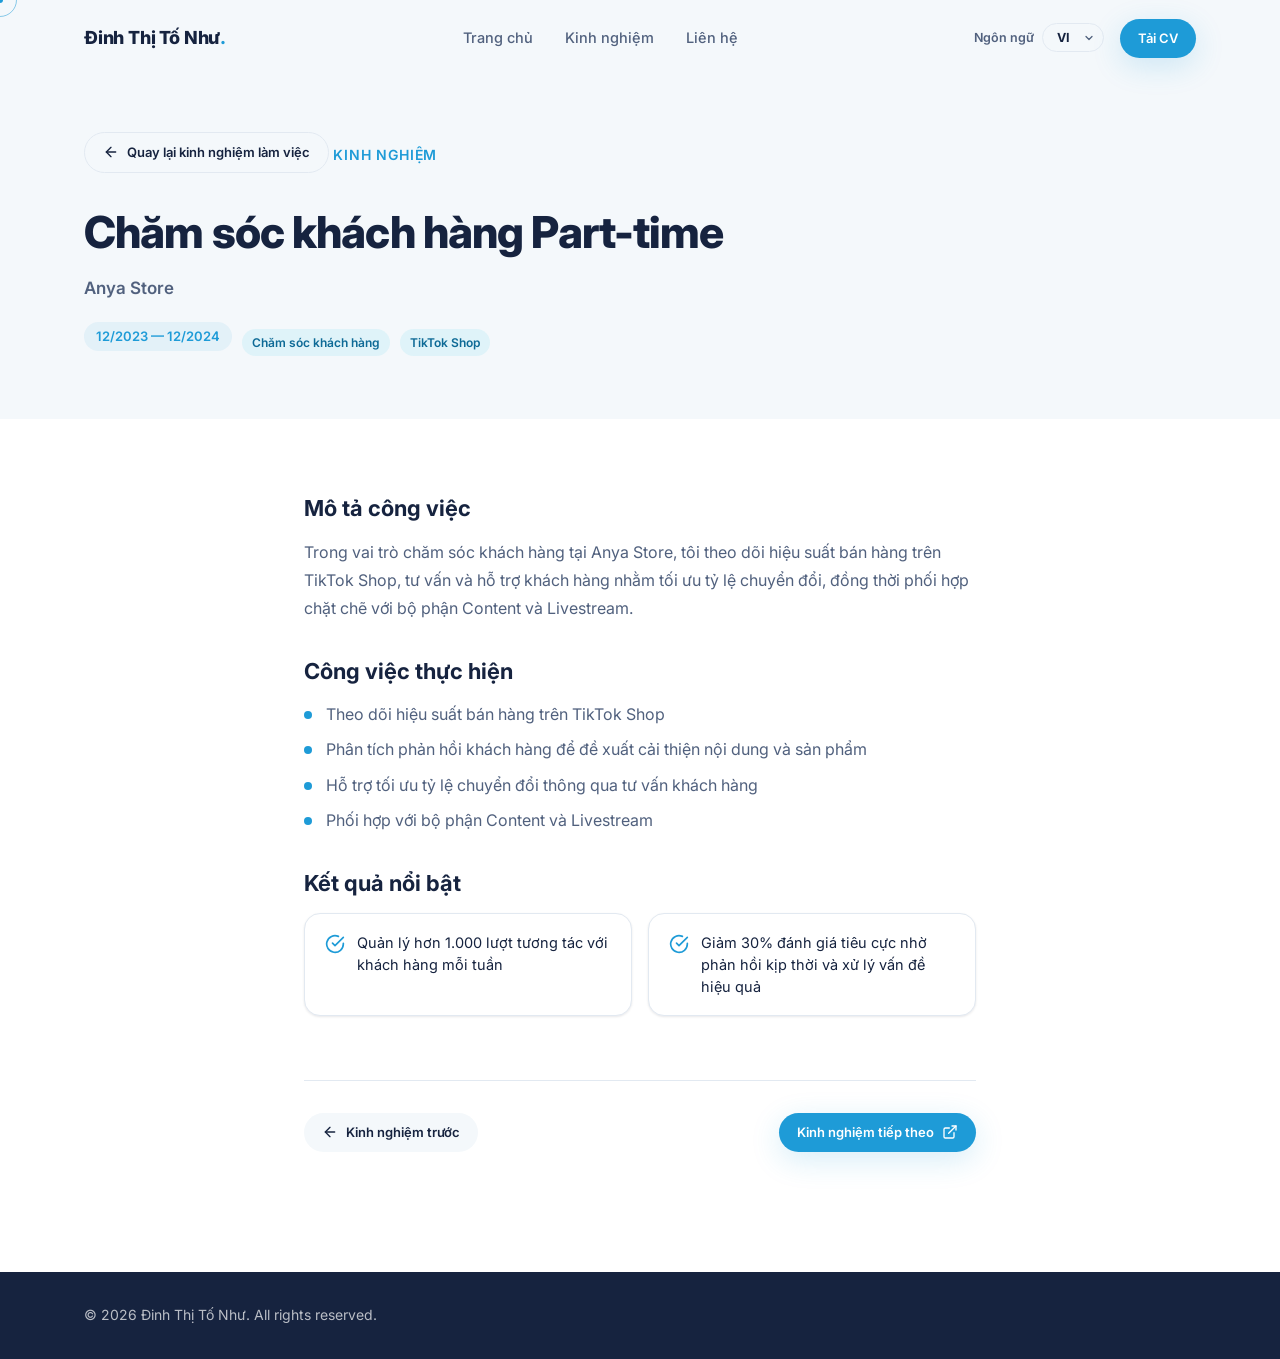
<file: experience/anya-customer-care.html>
<!doctype html>
<html lang="vi">
<head>
  <meta charset="UTF-8" />
  <meta name="viewport" content="width=device-width, initial-scale=1.0" />

  <title>Chăm sóc khách hàng Part-time — Anya Store | Đinh Thị Tố Như</title>
  <meta name="description" content="Kinh nghiệm chăm sóc khách hàng Part-time tại Anya Store: theo dõi hiệu suất bán hàng TikTok Shop, tư vấn và tối ưu chuyển đổi." />
  <meta name="robots" content="index, follow" />
  <meta name="theme-color" content="#1E9BD7" />

  <link rel="icon" type="image/svg+xml" href="../assets/images/favicon.svg" />

  <link rel="preconnect" href="https://fonts.googleapis.com" />
  <link rel="preconnect" href="https://fonts.gstatic.com" crossorigin />
  <link href="https://fonts.googleapis.com/css2?family=Inter:wght@400;500;600;700;800&display=swap" rel="stylesheet" />

  <link rel="stylesheet" href="../css/style.css" />
</head>
<body>

  <!-- ============ ICON SPRITE ============ -->
  <svg style="display:none" aria-hidden="true">
    <symbol id="icon-mail" viewBox="0 0 24 24"><path d="M4 4h16c1.1 0 2 .9 2 2v12c0 1.1-.9 2-2 2H4c-1.1 0-2-.9-2-2V6c0-1.1.9-2 2-2z"/><polyline points="22,6 12,13 2,6"/></symbol>
    <symbol id="icon-phone" viewBox="0 0 24 24"><path d="M22 16.92v3a2 2 0 0 1-2.18 2 19.79 19.79 0 0 1-8.63-3.07 19.5 19.5 0 0 1-6-6 19.79 19.79 0 0 1-3.07-8.67A2 2 0 0 1 4.11 2h3a2 2 0 0 1 2 1.72c.13.96.36 1.9.7 2.81a2 2 0 0 1-.45 2.11L8.09 9.91a16 16 0 0 0 6 6l1.27-1.27a2 2 0 0 1 2.11-.45c.9.34 1.85.57 2.81.7A2 2 0 0 1 22 16.92z"/></symbol>
    <symbol id="icon-arrow-up" viewBox="0 0 24 24"><line x1="12" y1="19" x2="12" y2="5"/><polyline points="5,12 12,5 19,12"/></symbol>
    <symbol id="icon-arrow-left" viewBox="0 0 24 24"><line x1="19" y1="12" x2="5" y2="12"/><polyline points="12,19 5,12 12,5"/></symbol>
    <symbol id="icon-menu" viewBox="0 0 24 24"><line x1="3" y1="12" x2="21" y2="12"/><line x1="3" y1="6" x2="21" y2="6"/><line x1="3" y1="18" x2="21" y2="18"/></symbol>
    <symbol id="icon-x" viewBox="0 0 24 24"><line x1="18" y1="6" x2="6" y2="18"/><line x1="6" y1="6" x2="18" y2="18"/></symbol>
    <symbol id="icon-external-link" viewBox="0 0 24 24"><path d="M18 13v6a2 2 0 0 1-2 2H5a2 2 0 0 1-2-2V8a2 2 0 0 1 2-2h6"/><polyline points="15,3 21,3 21,9"/><line x1="10" y1="14" x2="21" y2="3"/></symbol>
    <symbol id="icon-check-circle" viewBox="0 0 24 24"><path d="M22 11.08V12a10 10 0 1 1-5.93-9.14"/><polyline points="22,4 12,14.01 9,11.01"/></symbol>
  </svg>

  <!-- ============ LOADER ============ -->
  <div id="loader" class="loader" aria-hidden="true">
    <div class="loader__mark">N.</div>
    <div class="loader__bar"><span></span></div>
  </div>

  <!-- ============ CUSTOM CURSOR ============ -->
  <div class="cursor-dot" id="cursorDot"></div>
  <div class="cursor-ring" id="cursorRing"></div>

  <!-- ============ SCROLL PROGRESS BAR ============ -->
  <div class="scroll-progress"><div class="scroll-progress__bar" id="scrollProgressBar"></div></div>

  <a class="skip-link" href="#main">Bỏ qua tới nội dung chính</a>

  <!-- ============ HEADER / NAVBAR ============ -->
  <header class="navbar" id="navbar">
    <div class="container navbar__inner">
      <a href="../index.html#home" class="navbar__logo" aria-label="Về trang chủ">Đinh Thị Tố Như<span class="navbar__logo-dot">.</span></a>

      <nav class="navbar__nav" id="navMenu" aria-label="Menu chính">
        <ul class="navbar__list">
          <li><a href="../index.html#home" class="navbar__link" data-nav data-i18n="nav.home">Trang chủ</a></li>
          <li><a href="../index.html#experience" class="navbar__link" data-nav data-i18n="nav.experience">Kinh nghiệm</a></li>
          <li><a href="../index.html#contact" class="navbar__link" data-nav data-i18n="nav.contact">Liên hệ</a></li>
        </ul>
      </nav>

      <div class="navbar__actions">
        <div class="lang-toggle">
          <label class="lang-toggle__label" data-i18n="lang.label">Ngôn ngữ</label>
          <select class="lang-toggle__select" aria-label="Chọn ngôn ngữ / Choose language">
            <option value="vi">VI</option>
            <option value="en">EN</option>
          </select>
        </div>
        <a href="../assets/cv/Dinh-Thi-To-Nhu-CV-VI.pdf" download="Dinh-Thi-To-Nhu-CV-VI.pdf" data-cv-download class="btn btn--primary btn--sm" data-i18n="nav.downloadCV">Download CV</a>
        <button class="navbar__toggle" id="navToggle" aria-label="Mở menu điều hướng" aria-expanded="false" aria-controls="navMenu">
          <svg class="icon" aria-hidden="true"><use href="#icon-menu"></use></svg>
        </button>
      </div>
    </div>
  </header>

  <main id="main">

    <!-- ============ EXPERIENCE HERO ============ -->
    <section class="experience-hero">
      <div class="container">
        <a href="../index.html#experience" class="btn btn--outline btn--sm experience-hero__back">
          <svg class="icon icon--sm" aria-hidden="true"><use href="#icon-arrow-left"></use></svg>
          <span data-i18n="nav.backToExperience">Quay lại kinh nghiệm làm việc</span>
        </a>
        <p class="section-tag" data-i18n="expdetail.tag">Kinh nghiệm</p>
        <h1 class="section-title" data-i18n="exp.care.role">Chăm sóc khách hàng Part-time</h1>
        <p class="experience-hero__company">Anya Store</p>
        <div class="experience-hero__meta">
          <span class="timeline__duration">12/2023 — 12/2024</span>
          <span class="tag" data-i18n="care.tagLabel">Chăm sóc khách hàng</span>
          <span class="tag">TikTok Shop</span>
        </div>
      </div>
    </section>

    <!-- ============ EXPERIENCE DETAIL ============ -->
    <section class="experience-detail">
      <div class="container experience-detail__content">
        <h2 data-i18n="expdetail.jobDesc">Mô tả công việc</h2>
        <p data-i18n="care.jobDesc">
          Trong vai trò chăm sóc khách hàng tại Anya Store, tôi theo dõi hiệu suất bán hàng trên TikTok Shop, tư vấn
          và hỗ trợ khách hàng nhằm tối ưu tỷ lệ chuyển đổi, đồng thời phối hợp chặt chẽ với bộ phận Content và
          Livestream.
        </p>

        <h2 data-i18n="expdetail.workDone">Công việc thực hiện</h2>
        <ul>
          <li data-i18n="care.li1">Theo dõi hiệu suất bán hàng trên TikTok Shop</li>
          <li data-i18n="care.li2">Phân tích phản hồi khách hàng để đề xuất cải thiện nội dung và sản phẩm</li>
          <li data-i18n="care.li3">Hỗ trợ tối ưu tỷ lệ chuyển đổi thông qua tư vấn khách hàng</li>
          <li data-i18n="care.li4">Phối hợp với bộ phận Content và Livestream</li>
        </ul>

        <h2 data-i18n="expdetail.notableResults">Kết quả nổi bật</h2>
        <div class="checklist-grid">
          <div class="checklist-item"><svg class="icon" aria-hidden="true"><use href="#icon-check-circle"></use></svg><span data-i18n="care.result1">Quản lý hơn 1.000 lượt tương tác với khách hàng mỗi tuần</span></div>
          <div class="checklist-item"><svg class="icon" aria-hidden="true"><use href="#icon-check-circle"></use></svg><span data-i18n="care.result2">Giảm 30% đánh giá tiêu cực nhờ phản hồi kịp thời và xử lý vấn đề hiệu quả</span></div>
        </div>

        <div class="experience-detail__nav">
          <a href="anya-content-creator.html" class="btn btn--ghost btn--sm">
            <svg class="icon icon--sm" aria-hidden="true"><use href="#icon-arrow-left"></use></svg> <span data-i18n="expdetail.prevExperience">Kinh nghiệm trước</span>
          </a>
          <a href="huseco-marketing-intern.html" class="btn btn--primary btn--sm">
            <span data-i18n="expdetail.nextExperience">Kinh nghiệm tiếp theo</span> <svg class="icon icon--sm" aria-hidden="true"><use href="#icon-external-link"></use></svg>
          </a>
        </div>
      </div>
    </section>

  </main>

  <!-- ============ FOOTER ============ -->
  <footer class="footer">
    <div class="container footer__inner">
      <p>&copy; <span id="year"></span> Đinh Thị Tố Như. <span>All rights reserved.</span></p>
      <button id="backToTop" class="back-to-top" aria-label="Lên đầu trang">
        <svg class="icon" aria-hidden="true"><use href="#icon-arrow-up"></use></svg>
      </button>
    </div>
  </footer>

  <script src="../js/i18n.js" defer></script>
  <script src="../js/script.js" defer></script>
</body>
</html>
</file>
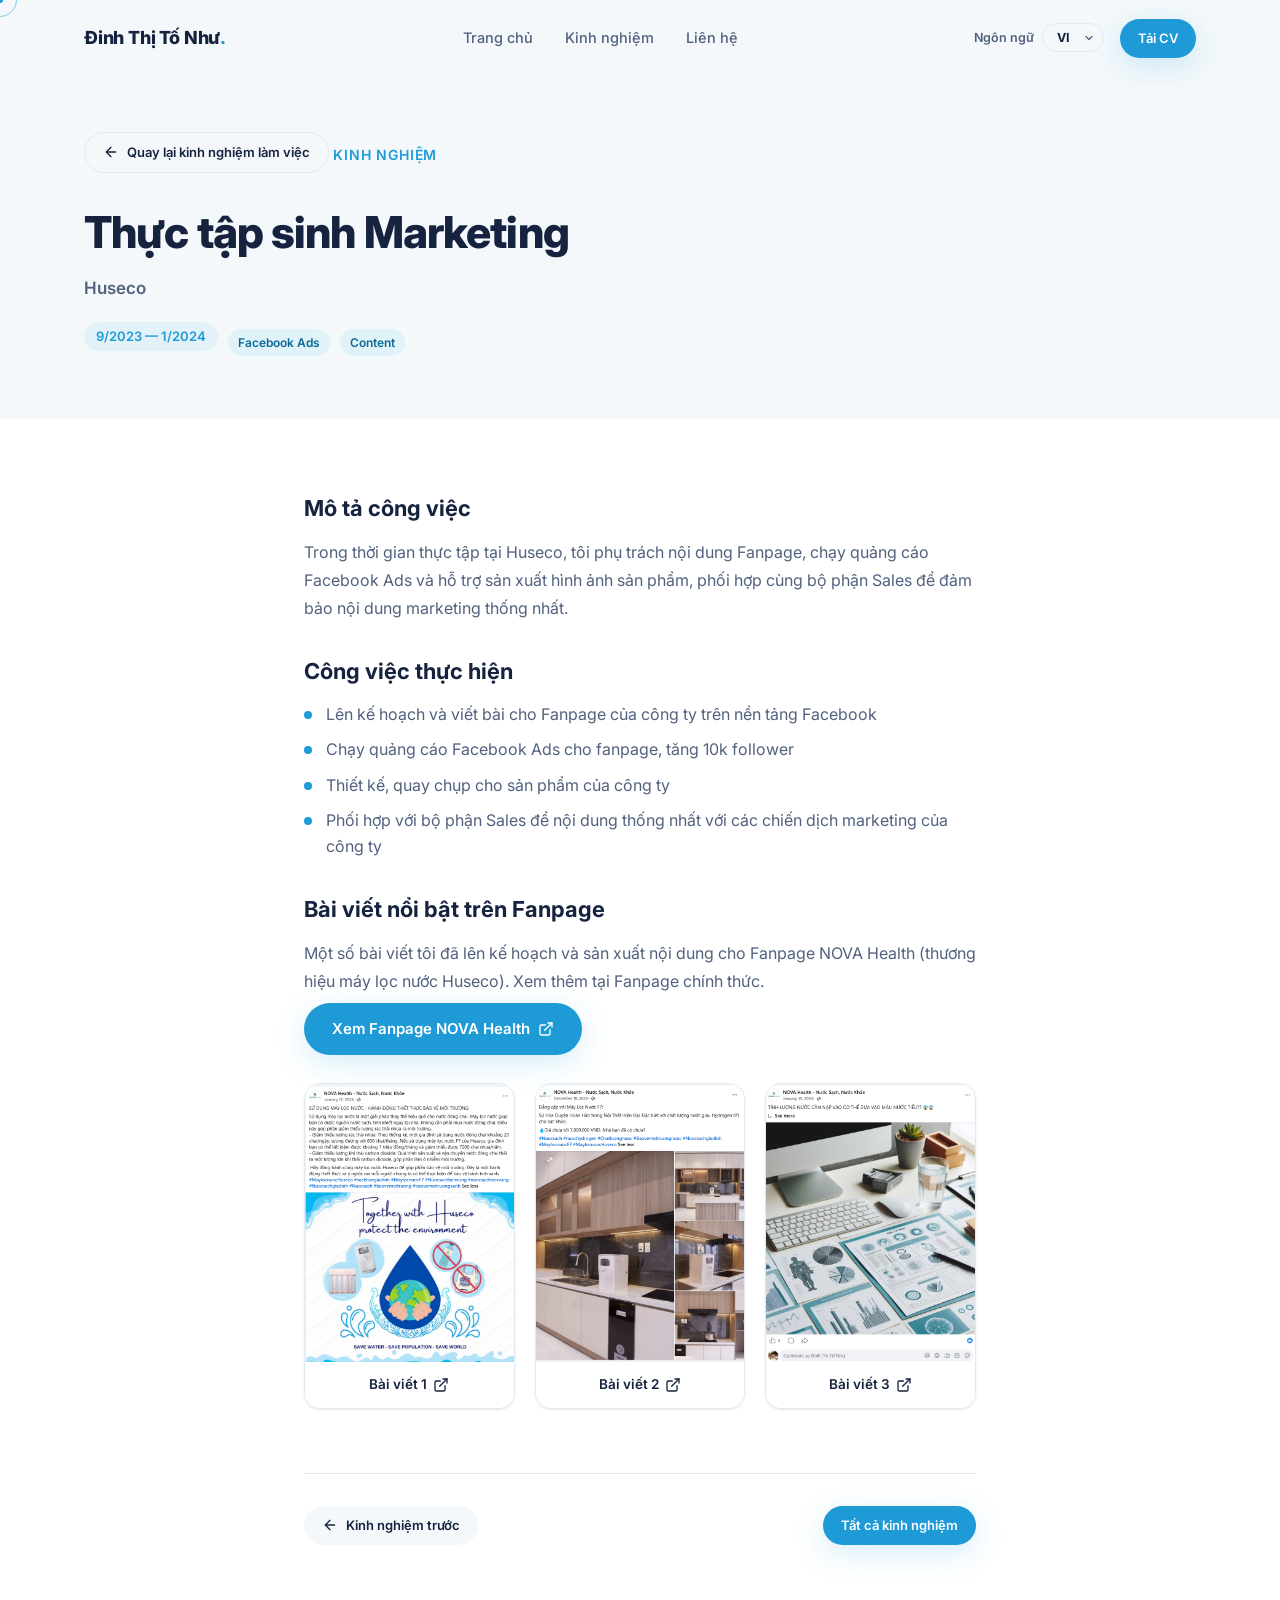
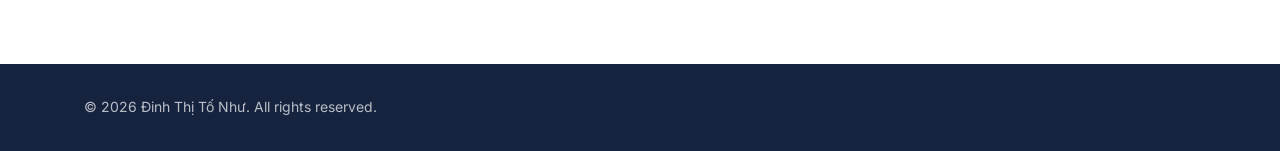
<file: experience/huseco-marketing-intern.html>
<!doctype html>
<html lang="vi">
<head>
  <meta charset="UTF-8" />
  <meta name="viewport" content="width=device-width, initial-scale=1.0" />

  <title>Thực tập sinh Marketing — Huseco | Đinh Thị Tố Như</title>
  <meta name="description" content="Kinh nghiệm thực tập sinh Marketing tại Huseco: quản lý Fanpage, chạy quảng cáo Facebook Ads, thiết kế nội dung sản phẩm." />
  <meta name="robots" content="index, follow" />
  <meta name="theme-color" content="#1E9BD7" />

  <link rel="icon" type="image/svg+xml" href="../assets/images/favicon.svg" />

  <link rel="preconnect" href="https://fonts.googleapis.com" />
  <link rel="preconnect" href="https://fonts.gstatic.com" crossorigin />
  <link href="https://fonts.googleapis.com/css2?family=Inter:wght@400;500;600;700;800&display=swap" rel="stylesheet" />

  <link rel="stylesheet" href="../css/style.css" />
</head>
<body>

  <!-- ============ ICON SPRITE ============ -->
  <svg style="display:none" aria-hidden="true">
    <symbol id="icon-mail" viewBox="0 0 24 24"><path d="M4 4h16c1.1 0 2 .9 2 2v12c0 1.1-.9 2-2 2H4c-1.1 0-2-.9-2-2V6c0-1.1.9-2 2-2z"/><polyline points="22,6 12,13 2,6"/></symbol>
    <symbol id="icon-phone" viewBox="0 0 24 24"><path d="M22 16.92v3a2 2 0 0 1-2.18 2 19.79 19.79 0 0 1-8.63-3.07 19.5 19.5 0 0 1-6-6 19.79 19.79 0 0 1-3.07-8.67A2 2 0 0 1 4.11 2h3a2 2 0 0 1 2 1.72c.13.96.36 1.9.7 2.81a2 2 0 0 1-.45 2.11L8.09 9.91a16 16 0 0 0 6 6l1.27-1.27a2 2 0 0 1 2.11-.45c.9.34 1.85.57 2.81.7A2 2 0 0 1 22 16.92z"/></symbol>
    <symbol id="icon-arrow-up" viewBox="0 0 24 24"><line x1="12" y1="19" x2="12" y2="5"/><polyline points="5,12 12,5 19,12"/></symbol>
    <symbol id="icon-arrow-left" viewBox="0 0 24 24"><line x1="19" y1="12" x2="5" y2="12"/><polyline points="12,19 5,12 12,5"/></symbol>
    <symbol id="icon-menu" viewBox="0 0 24 24"><line x1="3" y1="12" x2="21" y2="12"/><line x1="3" y1="6" x2="21" y2="6"/><line x1="3" y1="18" x2="21" y2="18"/></symbol>
    <symbol id="icon-x" viewBox="0 0 24 24"><line x1="18" y1="6" x2="6" y2="18"/><line x1="6" y1="6" x2="18" y2="18"/></symbol>
    <symbol id="icon-external-link" viewBox="0 0 24 24"><path d="M18 13v6a2 2 0 0 1-2 2H5a2 2 0 0 1-2-2V8a2 2 0 0 1 2-2h6"/><polyline points="15,3 21,3 21,9"/><line x1="10" y1="14" x2="21" y2="3"/></symbol>
  </svg>

  <!-- ============ LOADER ============ -->
  <div id="loader" class="loader" aria-hidden="true">
    <div class="loader__mark">N.</div>
    <div class="loader__bar"><span></span></div>
  </div>

  <!-- ============ CUSTOM CURSOR ============ -->
  <div class="cursor-dot" id="cursorDot"></div>
  <div class="cursor-ring" id="cursorRing"></div>

  <!-- ============ SCROLL PROGRESS BAR ============ -->
  <div class="scroll-progress"><div class="scroll-progress__bar" id="scrollProgressBar"></div></div>

  <a class="skip-link" href="#main">Bỏ qua tới nội dung chính</a>

  <!-- ============ HEADER / NAVBAR ============ -->
  <header class="navbar" id="navbar">
    <div class="container navbar__inner">
      <a href="../index.html#home" class="navbar__logo" aria-label="Về trang chủ">Đinh Thị Tố Như<span class="navbar__logo-dot">.</span></a>

      <nav class="navbar__nav" id="navMenu" aria-label="Menu chính">
        <ul class="navbar__list">
          <li><a href="../index.html#home" class="navbar__link" data-nav data-i18n="nav.home">Trang chủ</a></li>
          <li><a href="../index.html#experience" class="navbar__link" data-nav data-i18n="nav.experience">Kinh nghiệm</a></li>
          <li><a href="../index.html#contact" class="navbar__link" data-nav data-i18n="nav.contact">Liên hệ</a></li>
        </ul>
      </nav>

      <div class="navbar__actions">
        <div class="lang-toggle">
          <label class="lang-toggle__label" data-i18n="lang.label">Ngôn ngữ</label>
          <select class="lang-toggle__select" aria-label="Chọn ngôn ngữ / Choose language">
            <option value="vi">VI</option>
            <option value="en">EN</option>
          </select>
        </div>
        <a href="../assets/cv/Dinh-Thi-To-Nhu-CV-VI.pdf" download="Dinh-Thi-To-Nhu-CV-VI.pdf" data-cv-download class="btn btn--primary btn--sm" data-i18n="nav.downloadCV">Download CV</a>
        <button class="navbar__toggle" id="navToggle" aria-label="Mở menu điều hướng" aria-expanded="false" aria-controls="navMenu">
          <svg class="icon" aria-hidden="true"><use href="#icon-menu"></use></svg>
        </button>
      </div>
    </div>
  </header>

  <main id="main">

    <!-- ============ EXPERIENCE HERO ============ -->
    <section class="experience-hero">
      <div class="container">
        <a href="../index.html#experience" class="btn btn--outline btn--sm experience-hero__back">
          <svg class="icon icon--sm" aria-hidden="true"><use href="#icon-arrow-left"></use></svg>
          <span data-i18n="nav.backToExperience">Quay lại kinh nghiệm làm việc</span>
        </a>
        <p class="section-tag" data-i18n="expdetail.tag">Kinh nghiệm</p>
        <h1 class="section-title" data-i18n="exp.huseco.role">Thực tập sinh Marketing</h1>
        <p class="experience-hero__company">Huseco</p>
        <div class="experience-hero__meta">
          <span class="timeline__duration">9/2023 — 1/2024</span>
          <span class="tag">Facebook Ads</span>
          <span class="tag" data-i18n="huseco.tagContent">Content</span>
        </div>
      </div>
    </section>

    <!-- ============ EXPERIENCE DETAIL ============ -->
    <section class="experience-detail">
      <div class="container experience-detail__content">
        <h2 data-i18n="expdetail.jobDesc">Mô tả công việc</h2>
        <p data-i18n="huseco.jobDesc">
          Trong thời gian thực tập tại Huseco, tôi phụ trách nội dung Fanpage, chạy quảng cáo Facebook Ads và hỗ trợ
          sản xuất hình ảnh sản phẩm, phối hợp cùng bộ phận Sales để đảm bảo nội dung marketing thống nhất.
        </p>

        <h2 data-i18n="expdetail.workDone">Công việc thực hiện</h2>
        <ul>
          <li data-i18n="huseco.li1">Lên kế hoạch và viết bài cho Fanpage của công ty trên nền tảng Facebook</li>
          <li data-i18n="huseco.li2">Chạy quảng cáo Facebook Ads cho fanpage, tăng 10k follower</li>
          <li data-i18n="huseco.li3">Thiết kế, quay chụp cho sản phẩm của công ty</li>
          <li data-i18n="huseco.li4">Phối hợp với bộ phận Sales để nội dung thống nhất với các chiến dịch marketing của công ty</li>
        </ul>

        <h2 data-i18n="huseco.fbTitle">Bài viết nổi bật trên Fanpage</h2>
        <p data-i18n="huseco.fbDesc">
          Một số bài viết tôi đã lên kế hoạch và sản xuất nội dung cho Fanpage NOVA Health (thương hiệu máy lọc nước
          Huseco). Xem thêm tại Fanpage chính thức.
        </p>
        <a href="https://www.facebook.com/NovaHealthVN" target="_blank" rel="noopener noreferrer" class="btn btn--primary tiktok-channel-link">
          <span data-i18n="huseco.viewFanpage">Xem Fanpage NOVA Health</span> <svg class="icon icon--sm" aria-hidden="true"><use href="#icon-external-link"></use></svg>
        </a>

        <div class="post-gallery">
          <a href="https://www.facebook.com/NovaHealthVN/posts/pfbid02kkK2mAmgHpQjQGsjPNDTMvYCuqzNm7E3buwqP76VQtFdG76Y3ecnD1Ef1mMScForl" target="_blank" rel="noopener noreferrer" class="post-card">
            <img src="../assets/images/experience/facebook-post-1.png" alt="Bài viết Fanpage về máy lọc nước bảo vệ môi trường" loading="lazy" />
            <span class="post-card__label"><span data-i18n="huseco.post1">Bài viết 1</span> <svg class="icon icon--sm" aria-hidden="true"><use href="#icon-external-link"></use></svg></span>
          </a>
          <a href="https://www.facebook.com/NovaHealthVN/posts/pfbid0mDccVpiPyVS9igS352AUzuVRwzNUZczi7YEAjVNshD186ALcEUvnyCyi8NDoNYERl" target="_blank" rel="noopener noreferrer" class="post-card">
            <img src="../assets/images/experience/facebook-post-2.png" alt="Bài viết Fanpage giới thiệu máy lọc nước F7" loading="lazy" />
            <span class="post-card__label"><span data-i18n="huseco.post2">Bài viết 2</span> <svg class="icon icon--sm" aria-hidden="true"><use href="#icon-external-link"></use></svg></span>
          </a>
          <a href="https://www.facebook.com/NovaHealthVN/posts/pfbid0a9MGDw7pEVhdLdFBKBXpHpc2CVXY8Xre7ieGW1MQzNnZ3Tv9XdDRDvazQMS53F1cl" target="_blank" rel="noopener noreferrer" class="post-card">
            <img src="../assets/images/experience/facebook-post-3.png" alt="Bài viết Fanpage về lượng nước cần nạp cho cơ thể" loading="lazy" />
            <span class="post-card__label"><span data-i18n="huseco.post3">Bài viết 3</span> <svg class="icon icon--sm" aria-hidden="true"><use href="#icon-external-link"></use></svg></span>
          </a>
        </div>

        <div class="experience-detail__nav">
          <a href="anya-customer-care.html" class="btn btn--ghost btn--sm">
            <svg class="icon icon--sm" aria-hidden="true"><use href="#icon-arrow-left"></use></svg> <span data-i18n="expdetail.prevExperience">Kinh nghiệm trước</span>
          </a>
          <a href="../index.html#experience" class="btn btn--primary btn--sm" data-i18n="expdetail.allExperience">Tất cả kinh nghiệm</a>
        </div>
      </div>
    </section>

  </main>

  <!-- ============ FOOTER ============ -->
  <footer class="footer">
    <div class="container footer__inner">
      <p>&copy; <span id="year"></span> Đinh Thị Tố Như. <span>All rights reserved.</span></p>
      <button id="backToTop" class="back-to-top" aria-label="Lên đầu trang">
        <svg class="icon" aria-hidden="true"><use href="#icon-arrow-up"></use></svg>
      </button>
    </div>
  </footer>

  <script src="../js/i18n.js" defer></script>
  <script src="../js/script.js" defer></script>
</body>
</html>
</file>
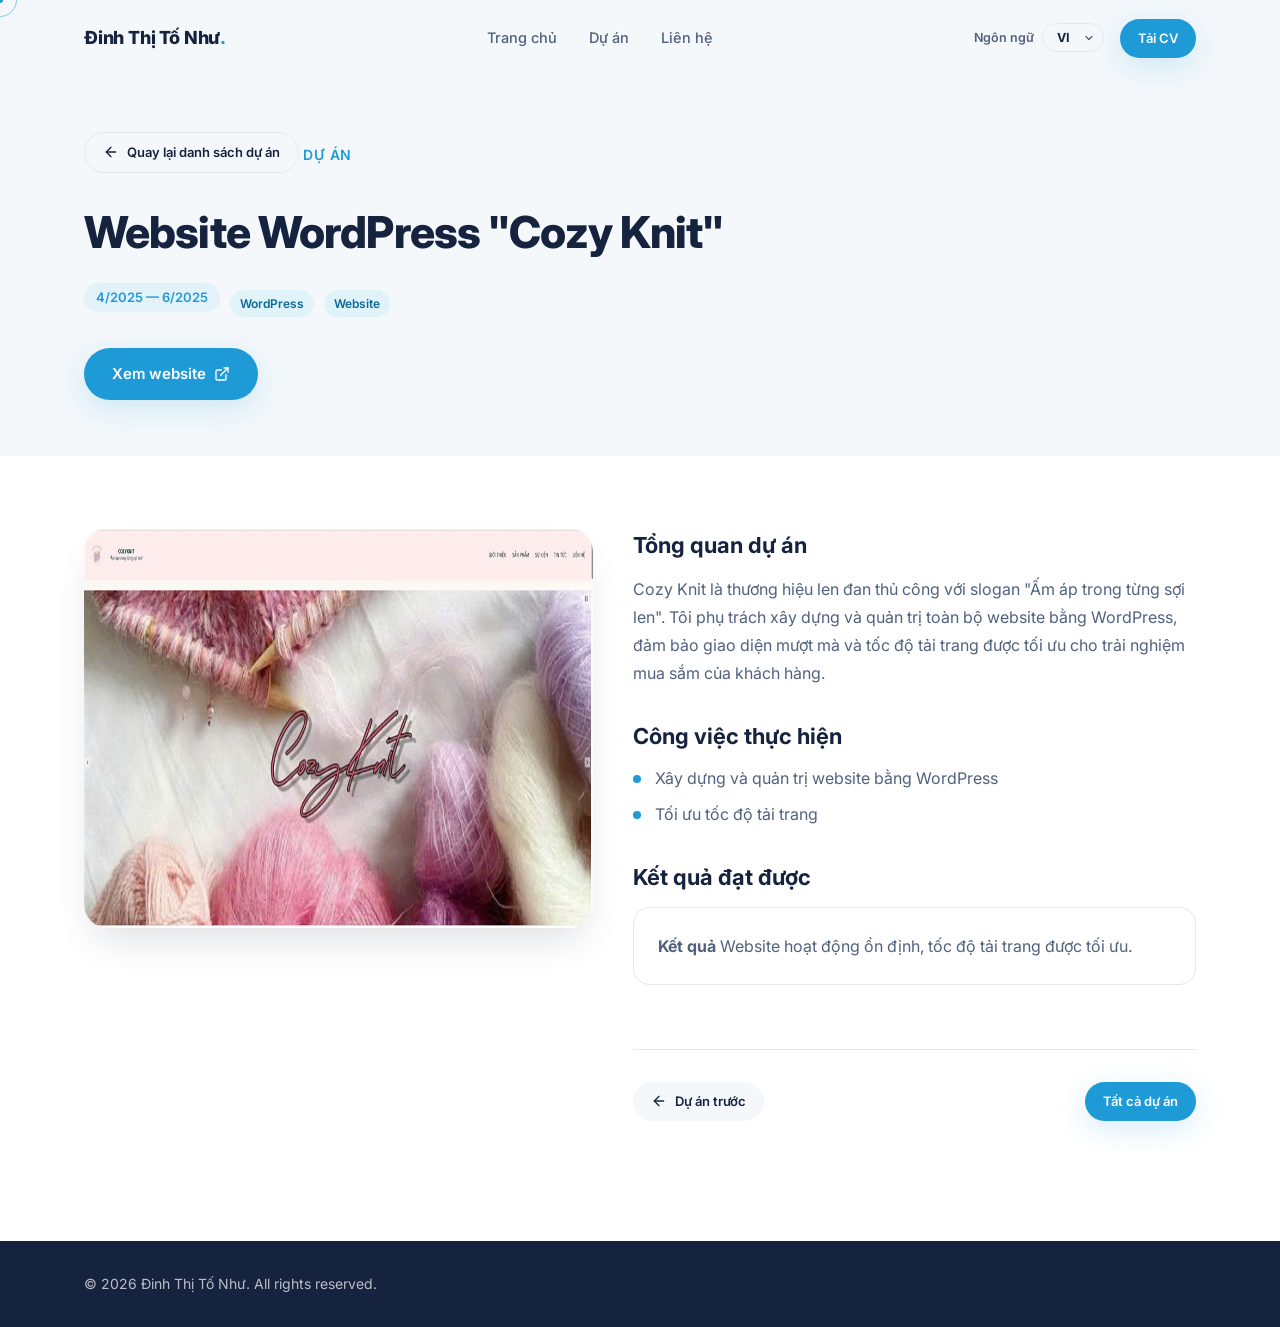
<file: projects/cozy-knit.html>
<!doctype html>
<html lang="vi">
<head>
  <meta charset="UTF-8" />
  <meta name="viewport" content="width=device-width, initial-scale=1.0" />

  <title>Website WordPress "Cozy Knit" | Đinh Thị Tố Như</title>
  <meta name="description" content="Dự án xây dựng và quản trị website WordPress cho thương hiệu len đan Cozy Knit, tối ưu tốc độ tải trang." />
  <meta name="robots" content="index, follow" />
  <meta name="theme-color" content="#1E9BD7" />

  <link rel="icon" type="image/svg+xml" href="../assets/images/favicon.svg" />

  <link rel="preconnect" href="https://fonts.googleapis.com" />
  <link rel="preconnect" href="https://fonts.gstatic.com" crossorigin />
  <link href="https://fonts.googleapis.com/css2?family=Inter:wght@400;500;600;700;800&display=swap" rel="stylesheet" />

  <link rel="stylesheet" href="../css/style.css" />
</head>
<body>

  <!-- ============ ICON SPRITE ============ -->
  <svg style="display:none" aria-hidden="true">
    <symbol id="icon-mail" viewBox="0 0 24 24"><path d="M4 4h16c1.1 0 2 .9 2 2v12c0 1.1-.9 2-2 2H4c-1.1 0-2-.9-2-2V6c0-1.1.9-2 2-2z"/><polyline points="22,6 12,13 2,6"/></symbol>
    <symbol id="icon-phone" viewBox="0 0 24 24"><path d="M22 16.92v3a2 2 0 0 1-2.18 2 19.79 19.79 0 0 1-8.63-3.07 19.5 19.5 0 0 1-6-6 19.79 19.79 0 0 1-3.07-8.67A2 2 0 0 1 4.11 2h3a2 2 0 0 1 2 1.72c.13.96.36 1.9.7 2.81a2 2 0 0 1-.45 2.11L8.09 9.91a16 16 0 0 0 6 6l1.27-1.27a2 2 0 0 1 2.11-.45c.9.34 1.85.57 2.81.7A2 2 0 0 1 22 16.92z"/></symbol>
    <symbol id="icon-arrow-up" viewBox="0 0 24 24"><line x1="12" y1="19" x2="12" y2="5"/><polyline points="5,12 12,5 19,12"/></symbol>
    <symbol id="icon-arrow-left" viewBox="0 0 24 24"><line x1="19" y1="12" x2="5" y2="12"/><polyline points="12,19 5,12 12,5"/></symbol>
    <symbol id="icon-menu" viewBox="0 0 24 24"><line x1="3" y1="12" x2="21" y2="12"/><line x1="3" y1="6" x2="21" y2="6"/><line x1="3" y1="18" x2="21" y2="18"/></symbol>
    <symbol id="icon-x" viewBox="0 0 24 24"><line x1="18" y1="6" x2="6" y2="18"/><line x1="6" y1="6" x2="18" y2="18"/></symbol>
    <symbol id="icon-external-link" viewBox="0 0 24 24"><path d="M18 13v6a2 2 0 0 1-2 2H5a2 2 0 0 1-2-2V8a2 2 0 0 1 2-2h6"/><polyline points="15,3 21,3 21,9"/><line x1="10" y1="14" x2="21" y2="3"/></symbol>
  </svg>

  <!-- ============ LOADER ============ -->
  <div id="loader" class="loader" aria-hidden="true">
    <div class="loader__mark">N.</div>
    <div class="loader__bar"><span></span></div>
  </div>

  <!-- ============ CUSTOM CURSOR ============ -->
  <div class="cursor-dot" id="cursorDot"></div>
  <div class="cursor-ring" id="cursorRing"></div>

  <!-- ============ SCROLL PROGRESS BAR ============ -->
  <div class="scroll-progress"><div class="scroll-progress__bar" id="scrollProgressBar"></div></div>

  <a class="skip-link" href="#main">Bỏ qua tới nội dung chính</a>

  <!-- ============ HEADER / NAVBAR ============ -->
  <header class="navbar" id="navbar">
    <div class="container navbar__inner">
      <a href="../index.html#home" class="navbar__logo" aria-label="Về trang chủ">Đinh Thị Tố Như<span class="navbar__logo-dot">.</span></a>

      <nav class="navbar__nav" id="navMenu" aria-label="Menu chính">
        <ul class="navbar__list">
          <li><a href="../index.html#home" class="navbar__link" data-nav data-i18n="nav.home">Trang chủ</a></li>
          <li><a href="../index.html#projects" class="navbar__link" data-nav data-i18n="nav.projects">Dự án</a></li>
          <li><a href="../index.html#contact" class="navbar__link" data-nav data-i18n="nav.contact">Liên hệ</a></li>
        </ul>
      </nav>

      <div class="navbar__actions">
        <div class="lang-toggle">
          <label class="lang-toggle__label" data-i18n="lang.label">Ngôn ngữ</label>
          <select class="lang-toggle__select" aria-label="Chọn ngôn ngữ / Choose language">
            <option value="vi">VI</option>
            <option value="en">EN</option>
          </select>
        </div>
        <a href="../assets/cv/Dinh-Thi-To-Nhu-CV-VI.pdf" download="Dinh-Thi-To-Nhu-CV-VI.pdf" data-cv-download class="btn btn--primary btn--sm" data-i18n="nav.downloadCV">Download CV</a>
        <button class="navbar__toggle" id="navToggle" aria-label="Mở menu điều hướng" aria-expanded="false" aria-controls="navMenu">
          <svg class="icon" aria-hidden="true"><use href="#icon-menu"></use></svg>
        </button>
      </div>
    </div>
  </header>

  <main id="main">

    <!-- ============ PROJECT HERO ============ -->
    <section class="project-hero">
      <div class="container">
        <a href="../index.html#projects" class="btn btn--outline btn--sm project-hero__back">
          <svg class="icon icon--sm" aria-hidden="true"><use href="#icon-arrow-left"></use></svg>
          <span data-i18n="nav.backToProjects">Quay lại danh sách dự án</span>
        </a>
        <p class="section-tag" data-i18n="projdetail.tag">Dự án</p>
        <h1 class="section-title">Website WordPress "Cozy Knit"</h1>
        <div class="project-hero__meta">
          <span class="timeline__duration">4/2025 — 6/2025</span>
          <span class="tag">WordPress</span>
          <span class="tag" data-i18n="projects.website">Website</span>
        </div>
        <a href="https://cozyknit7.wordpress.com/" target="_blank" rel="noopener noreferrer" class="btn btn--primary project-hero__link">
          <span data-i18n="projdetail.viewWebsite">Xem website</span> <svg class="icon icon--sm" aria-hidden="true"><use href="#icon-external-link"></use></svg>
        </a>
      </div>
    </section>

    <!-- ============ PROJECT DETAIL ============ -->
    <section class="project-detail">
      <div class="container project-detail__grid">
        <div class="project-detail__image">
          <img src="../assets/images/projects/project-2.jpg" alt="Ảnh minh hoạ website WordPress Cozy Knit" width="600" height="400" />
        </div>

        <div class="project-detail__content">
          <h2 data-i18n="projdetail.overview">Tổng quan dự án</h2>
          <p data-i18n="cozyknit.overview">
            Cozy Knit là thương hiệu len đan thủ công với slogan "Ấm áp trong từng sợi len". Tôi phụ trách xây dựng
            và quản trị toàn bộ website bằng WordPress, đảm bảo giao diện mượt mà và tốc độ tải trang được tối ưu
            cho trải nghiệm mua sắm của khách hàng.
          </p>

          <h2 data-i18n="projdetail.workDone">Công việc thực hiện</h2>
          <ul>
            <li data-i18n="cozyknit.li1">Xây dựng và quản trị website bằng WordPress</li>
            <li data-i18n="cozyknit.li2">Tối ưu tốc độ tải trang</li>
          </ul>

          <h2 data-i18n="projdetail.result">Kết quả đạt được</h2>
          <div class="project-detail__result">
            <p><strong data-i18n="projects.result">Kết quả:</strong> <span data-i18n="cozyknit.result">Website hoạt động ổn định, tốc độ tải trang được tối ưu.</span></p>
          </div>

          <div class="project-detail__nav">
            <a href="eyedia.html" class="btn btn--ghost btn--sm">
              <svg class="icon icon--sm" aria-hidden="true"><use href="#icon-arrow-left"></use></svg> <span data-i18n="projdetail.prevProject">Dự án trước</span>
            </a>
            <a href="../index.html#projects" class="btn btn--primary btn--sm" data-i18n="projdetail.allProjects">Tất cả dự án</a>
          </div>
        </div>
      </div>
    </section>

  </main>

  <!-- ============ FOOTER ============ -->
  <footer class="footer">
    <div class="container footer__inner">
      <p>&copy; <span id="year"></span> Đinh Thị Tố Như. <span>All rights reserved.</span></p>
      <button id="backToTop" class="back-to-top" aria-label="Lên đầu trang">
        <svg class="icon" aria-hidden="true"><use href="#icon-arrow-up"></use></svg>
      </button>
    </div>
  </footer>

  <script src="../js/i18n.js" defer></script>
  <script src="../js/script.js" defer></script>
</body>
</html>
</file>
<file: css/style.css>
/* ==========================================================================
   PORTFOLIO STYLESHEET
   Design system: Minimal Luxury (Apple + Framer + Linear + Notion)
   ========================================================================== */

/* ---------- 1. Design tokens ---------- */
:root {
  --color-primary: #1e9bd7;
  --color-primary-dark: #157aae;
  --color-secondary: #16233f;
  --color-bg: #ffffff;
  --color-bg-alt: #f4f8fb;
  --color-accent: #5fd1ea;
  --color-text: #16233f;
  --color-text-muted: #51617e;
  --color-border: #e2e9f1;

  --font-base: "Inter", -apple-system, BlinkMacSystemFont, "Segoe UI", sans-serif;

  --radius-sm: 8px;
  --radius: 16px;
  --radius-lg: 24px;

  --shadow-sm: 0 1px 2px rgba(15, 23, 42, 0.04), 0 1px 3px rgba(15, 23, 42, 0.06);
  --shadow-md: 0 4px 12px rgba(15, 23, 42, 0.06), 0 2px 4px rgba(15, 23, 42, 0.04);
  --shadow-lg: 0 20px 40px -12px rgba(15, 23, 42, 0.15);
  --shadow-glow: 0 8px 30px rgba(30, 155, 215, 0.18);

  --container-w: 1160px;
  --nav-h: 76px;

  --ease-out: cubic-bezier(0.16, 1, 0.3, 1);
  --transition: 0.35s var(--ease-out);
}

/* ---------- 2. Reset ---------- */
* {
  margin: 0;
  padding: 0;
  box-sizing: border-box;
}

html {
  scroll-behavior: smooth;
  scroll-padding-top: var(--nav-h);
}

body {
  font-family: var(--font-base);
  color: var(--color-text);
  background: var(--color-bg);
  line-height: 1.6;
  -webkit-font-smoothing: antialiased;
  overflow-x: hidden;
}

img {
  max-width: 100%;
  display: block;
}

a {
  color: inherit;
  text-decoration: none;
}

ul,
ol {
  list-style: none;
}

button,
input,
textarea {
  font-family: inherit;
  font-size: inherit;
  color: inherit;
  border: none;
  outline: none;
  background: none;
}

button {
  cursor: pointer;
}

.icon {
  width: 20px;
  height: 20px;
  fill: none;
  stroke: currentColor;
  stroke-width: 2;
  stroke-linecap: round;
  stroke-linejoin: round;
  flex-shrink: 0;
}

.icon--sm {
  width: 16px;
  height: 16px;
}

/* Respect reduced-motion preference */
@media (prefers-reduced-motion: reduce) {
  *,
  *::before,
  *::after {
    animation-duration: 0.001ms !important;
    animation-iteration-count: 1 !important;
    transition-duration: 0.001ms !important;
    scroll-behavior: auto !important;
  }
}

/* ---------- 3. Layout utilities ---------- */
.container {
  width: 100%;
  max-width: var(--container-w);
  margin: 0 auto;
  padding: 0 24px;
}

section {
  padding: 120px 0;
}

.section-tag {
  display: inline-block;
  font-size: 14px;
  font-weight: 600;
  letter-spacing: 0.06em;
  text-transform: uppercase;
  color: var(--color-primary);
  margin-bottom: 12px;
}

.section-title {
  font-size: clamp(2rem, 4vw, 2.75rem);
  font-weight: 800;
  letter-spacing: -0.02em;
  color: var(--color-secondary);
  margin-bottom: 48px;
}

/* Skip link (accessibility) */
.skip-link {
  position: absolute;
  top: -100px;
  left: 16px;
  background: var(--color-primary);
  color: #fff;
  padding: 10px 18px;
  border-radius: var(--radius-sm);
  z-index: 9999;
  transition: top 0.2s ease;
}

.skip-link:focus {
  top: 16px;
}

/* Focus visibility for keyboard nav */
a:focus-visible,
button:focus-visible,
input:focus-visible,
textarea:focus-visible {
  outline: 2px solid var(--color-primary);
  outline-offset: 3px;
  border-radius: 4px;
}

/* ---------- 4. Buttons ---------- */
.btn {
  display: inline-flex;
  align-items: center;
  justify-content: center;
  gap: 8px;
  padding: 14px 28px;
  border-radius: 999px;
  font-weight: 600;
  font-size: 15px;
  white-space: nowrap;
  transition: transform var(--transition), box-shadow var(--transition), background var(--transition), color var(--transition);
  will-change: transform;
}

.btn:active {
  transform: scale(0.97);
}

.btn--primary {
  background: var(--color-primary);
  color: #fff;
  box-shadow: var(--shadow-glow);
}

.btn--primary:hover {
  background: var(--color-primary-dark);
  transform: translateY(-2px);
  box-shadow: 0 12px 24px rgba(30, 155, 215, 0.28);
}

.btn--outline {
  background: transparent;
  color: var(--color-secondary);
  border: 1.5px solid var(--color-border);
}

.btn--outline:hover {
  border-color: var(--color-primary);
  color: var(--color-primary);
  transform: translateY(-2px);
}

.btn--ghost {
  background: var(--color-bg-alt);
  color: var(--color-secondary);
}

.btn--ghost:hover {
  background: var(--color-border);
}

.btn--sm {
  padding: 9px 18px;
  font-size: 13px;
}

.btn--full {
  width: 100%;
}

/* ---------- 5. Loader ---------- */
.loader {
  position: fixed;
  inset: 0;
  z-index: 10000;
  background: var(--color-bg);
  display: flex;
  flex-direction: column;
  align-items: center;
  justify-content: center;
  gap: 20px;
  transition: opacity 0.6s var(--ease-out), visibility 0.6s var(--ease-out);
}

.loader.is-hidden {
  opacity: 0;
  visibility: hidden;
  pointer-events: none;
}

.loader__mark {
  font-size: 32px;
  font-weight: 800;
  color: var(--color-secondary);
  letter-spacing: -0.02em;
}

.loader__bar {
  width: 160px;
  height: 3px;
  background: var(--color-border);
  border-radius: 999px;
  overflow: hidden;
}

.loader__bar span {
  display: block;
  height: 100%;
  width: 40%;
  background: linear-gradient(90deg, var(--color-primary), var(--color-accent));
  border-radius: 999px;
  animation: loaderSlide 1.1s ease-in-out infinite;
}

@keyframes loaderSlide {
  0% {
    transform: translateX(-100%);
  }
  100% {
    transform: translateX(350%);
  }
}

/* ---------- 6. Custom cursor (desktop only) ---------- */
.cursor-dot,
.cursor-ring {
  position: fixed;
  top: 0;
  left: 0;
  pointer-events: none;
  z-index: 9998;
  border-radius: 50%;
  transform: translate(-50%, -50%);
}

.cursor-dot {
  width: 6px;
  height: 6px;
  background: var(--color-primary);
}

.cursor-ring {
  width: 34px;
  height: 34px;
  border: 1.5px solid var(--color-primary);
  opacity: 0.5;
  transition: width 0.25s var(--ease-out), height 0.25s var(--ease-out), opacity 0.25s var(--ease-out);
}

.cursor-ring.is-hovering {
  width: 54px;
  height: 54px;
  opacity: 0.9;
  background: rgba(30, 155, 215, 0.08);
}

/* Hide custom cursor on touch devices */
@media (hover: none), (pointer: coarse) {
  .cursor-dot,
  .cursor-ring {
    display: none;
  }
}

/* ---------- 7. Scroll progress bar ---------- */
.scroll-progress {
  position: fixed;
  top: 0;
  left: 0;
  width: 100%;
  height: 3px;
  z-index: 1001;
  background: transparent;
}

.scroll-progress__bar {
  height: 100%;
  width: 0%;
  background: linear-gradient(90deg, var(--color-primary), var(--color-accent));
}

/* ---------- 8. Navbar ---------- */
.navbar {
  position: fixed;
  top: 0;
  left: 0;
  width: 100%;
  height: var(--nav-h);
  display: flex;
  align-items: center;
  z-index: 1000;
  background: transparent;
  transition: background var(--transition), box-shadow var(--transition), height var(--transition);
}

.navbar.is-scrolled {
  height: 66px;
  background: rgba(255, 255, 255, 0.85);
  backdrop-filter: blur(12px);
  -webkit-backdrop-filter: blur(12px);
  box-shadow: var(--shadow-sm);
}

.navbar__inner {
  display: flex;
  align-items: center;
  justify-content: space-between;
  gap: 24px;
}

.navbar__logo {
  font-weight: 800;
  font-size: 18px;
  color: var(--color-secondary);
  letter-spacing: -0.01em;
}

.navbar__logo-dot {
  color: var(--color-primary);
}

.navbar__list {
  display: flex;
  align-items: center;
  gap: 32px;
}

.navbar__link {
  font-size: 14.5px;
  font-weight: 500;
  color: var(--color-text-muted);
  position: relative;
  padding: 6px 0;
  transition: color var(--transition);
}

.navbar__link::after {
  content: "";
  position: absolute;
  left: 0;
  bottom: 0;
  width: 0;
  height: 2px;
  background: var(--color-primary);
  transition: width var(--transition);
}

.navbar__link:hover,
.navbar__link.is-active {
  color: var(--color-secondary);
}

.navbar__link:hover::after,
.navbar__link.is-active::after {
  width: 100%;
}

.navbar__actions {
  display: flex;
  align-items: center;
  gap: 16px;
}

.navbar__toggle {
  display: none;
  color: var(--color-secondary);
}

/* ---------- 9. Hero ---------- */
.hero {
  position: relative;
  min-height: 100vh;
  display: flex;
  align-items: center;
  padding-top: var(--nav-h);
  background: radial-gradient(ellipse at top right, rgba(95, 209, 234, 0.08), transparent 60%),
    radial-gradient(ellipse at bottom left, rgba(30, 155, 215, 0.06), transparent 60%);
}

.hero__inner {
  display: grid;
  grid-template-columns: 0.85fr 1.15fr;
  align-items: center;
  gap: 64px;
}

.hero__media {
  position: relative;
  display: flex;
  justify-content: center;
}

.hero__blob {
  position: absolute;
  inset: -30px;
  background: linear-gradient(135deg, var(--color-primary), var(--color-accent));
  border-radius: 50%;
  filter: blur(50px);
  opacity: 0.35;
  animation: blobFloat 8s ease-in-out infinite;
  will-change: transform;
}

@keyframes blobFloat {
  0%,
  100% {
    transform: translateY(0) scale(1);
  }
  50% {
    transform: translateY(-16px) scale(1.05);
  }
}

.hero__avatar {
  position: relative;
  width: min(360px, 70vw);
  height: min(360px, 70vw);
  border-radius: 50%;
  object-fit: cover;
  object-position: center 65%;
  border: 6px solid #fff;
  box-shadow: var(--shadow-lg);
}

.hero__greeting {
  font-size: 18px;
  color: var(--color-text-muted);
  margin-bottom: 8px;
}

.hero__name {
  font-size: clamp(2.4rem, 5vw, 3.75rem);
  font-weight: 800;
  letter-spacing: -0.03em;
  color: var(--color-secondary);
  margin-bottom: 12px;
}

.hero__role {
  font-size: clamp(1.15rem, 2.4vw, 1.5rem);
  font-weight: 600;
  color: var(--color-primary);
  margin-bottom: 24px;
  min-height: 1.6em;
}

.hero__cursor {
  animation: blink 0.9s step-end infinite;
  color: var(--color-primary);
}

@keyframes blink {
  0%,
  100% {
    opacity: 1;
  }
  50% {
    opacity: 0;
  }
}

.hero__bio {
  max-width: 560px;
  color: var(--color-text-muted);
  font-size: 16px;
  margin-bottom: 32px;
}

.hero__actions {
  display: flex;
  flex-wrap: wrap;
  gap: 16px;
  margin-bottom: 36px;
}

.hero__socials {
  display: flex;
  gap: 14px;
}

.social-icon {
  width: 44px;
  height: 44px;
  display: flex;
  align-items: center;
  justify-content: center;
  border-radius: 50%;
  border: 1.5px solid var(--color-border);
  color: var(--color-secondary);
  transition: all var(--transition);
}

.social-icon:hover {
  background: var(--color-primary);
  border-color: var(--color-primary);
  color: #fff;
  transform: translateY(-3px);
}

.hero__scroll-hint {
  position: absolute;
  bottom: 32px;
  left: 50%;
  transform: translateX(-50%);
  width: 26px;
  height: 42px;
  border: 2px solid var(--color-border);
  border-radius: 20px;
  display: flex;
  justify-content: center;
  padding-top: 8px;
}

.hero__scroll-hint span {
  width: 4px;
  height: 8px;
  border-radius: 4px;
  background: var(--color-primary);
  animation: scrollHint 1.6s ease-in-out infinite;
}

@keyframes scrollHint {
  0% {
    transform: translateY(0);
    opacity: 1;
  }
  100% {
    transform: translateY(14px);
    opacity: 0;
  }
}

/* ---------- 10. About ---------- */
.about {
  position: relative;
  overflow: hidden;
  background: var(--color-bg-alt);
}

.about > .container,
.experience > .container,
.certificates > .container {
  position: relative;
  z-index: 1;
}

.about__desc {
  max-width: 720px;
  color: var(--color-text-muted);
  font-size: 17px;
  margin-bottom: 56px;
}

.about__grid {
  display: grid;
  grid-template-columns: repeat(4, 1fr);
  gap: 24px;
}

.about-card {
  background: #fff;
  border-radius: var(--radius);
  padding: 32px 24px;
  box-shadow: var(--shadow-sm);
  transition: transform var(--transition), box-shadow var(--transition);
}

.about-card:hover {
  transform: translateY(-6px);
  box-shadow: var(--shadow-md);
}

.about-card__icon {
  width: 52px;
  height: 52px;
  border-radius: var(--radius-sm);
  background: rgba(30, 155, 215, 0.08);
  color: var(--color-primary);
  display: flex;
  align-items: center;
  justify-content: center;
  margin-bottom: 20px;
}

.about-card__title {
  font-size: 18px;
  font-weight: 700;
  margin-bottom: 8px;
  color: var(--color-secondary);
}

.about-card__text {
  color: var(--color-text-muted);
  font-size: 14.5px;
}

/* ---------- 11. Skills ---------- */
.skills__grid {
  display: grid;
  grid-template-columns: repeat(2, 1fr);
  gap: 24px;
}

.skill-card {
  background: #fff;
  border: 1px solid var(--color-border);
  border-radius: var(--radius);
  padding: 32px;
  box-shadow: var(--shadow-sm);
  transition: transform var(--transition), box-shadow var(--transition);
}

.skill-card:hover {
  transform: translateY(-4px);
  box-shadow: var(--shadow-md);
}

.skill-card__title {
  font-size: 19px;
  font-weight: 700;
  color: var(--color-secondary);
  margin-bottom: 24px;
}

.skill-list {
  display: flex;
  flex-direction: column;
  gap: 18px;
}

.skill-item__head {
  display: flex;
  justify-content: space-between;
  font-size: 14px;
  margin-bottom: 8px;
  color: var(--color-text);
}

.skill-item__percent {
  color: var(--color-primary);
  font-weight: 600;
}

.progress-bar {
  width: 100%;
  height: 8px;
  border-radius: 999px;
  background: var(--color-bg-alt);
  overflow: hidden;
}

.progress-bar__fill {
  height: 100%;
  width: 0%;
  border-radius: 999px;
  background: linear-gradient(90deg, var(--color-primary), var(--color-accent));
  transition: width 1.2s var(--ease-out);
}

/* ---------- 12. Experience timeline ---------- */
.experience {
  position: relative;
  overflow: hidden;
  background: var(--color-bg-alt);
}

.timeline {
  position: relative;
  max-width: 780px;
  margin: 0 auto;
  padding-left: 32px;
  border-left: 2px solid var(--color-border);
}

.timeline__item {
  position: relative;
  padding-bottom: 48px;
}

.timeline__item:last-child {
  padding-bottom: 0;
}

.timeline__dot {
  position: absolute;
  left: -39px;
  top: 4px;
  width: 16px;
  height: 16px;
  border-radius: 50%;
  background: var(--color-primary);
  box-shadow: 0 0 0 4px rgba(30, 155, 215, 0.15);
}

.timeline__content {
  background: #fff;
  border: 1px solid var(--color-border);
  border-radius: var(--radius);
  padding: 28px;
  box-shadow: var(--shadow-sm);
  transition: transform var(--transition), box-shadow var(--transition);
}

.timeline__content:hover {
  transform: translateY(-4px);
  box-shadow: var(--shadow-md);
}

.timeline__duration {
  display: inline-block;
  font-size: 13px;
  font-weight: 600;
  color: var(--color-primary);
  background: rgba(30, 155, 215, 0.08);
  padding: 4px 12px;
  border-radius: 999px;
  margin-bottom: 12px;
}

.timeline__position {
  font-size: 20px;
  font-weight: 700;
  color: var(--color-secondary);
  margin-bottom: 4px;
}

.timeline__position a {
  transition: color var(--transition);
}

.timeline__position a:hover {
  color: var(--color-primary);
}

.timeline__company {
  font-size: 14.5px;
  color: var(--color-text-muted);
  margin-bottom: 12px;
  font-weight: 500;
}

.timeline__desc {
  color: var(--color-text-muted);
  font-size: 15px;
}

.timeline__link {
  margin-top: 16px;
}

/* ---------- 13. Projects ---------- */
.projects__filter {
  display: flex;
  flex-wrap: wrap;
  gap: 12px;
  margin-bottom: 40px;
}

.filter-btn {
  padding: 10px 22px;
  border-radius: 999px;
  font-size: 14px;
  font-weight: 600;
  color: var(--color-text-muted);
  background: var(--color-bg-alt);
  transition: all var(--transition);
}

.filter-btn:hover {
  color: var(--color-secondary);
}

.filter-btn.is-active {
  background: var(--color-primary);
  color: #fff;
}

.projects__grid {
  display: grid;
  grid-template-columns: repeat(3, 1fr);
  gap: 28px;
}

.project-card {
  background: #fff;
  border: 1px solid var(--color-border);
  border-radius: var(--radius);
  overflow: hidden;
  box-shadow: var(--shadow-sm);
  transition: transform var(--transition), box-shadow var(--transition);
}

.project-card.is-hidden {
  display: none;
}

.project-card:hover {
  transform: translateY(-8px);
  box-shadow: var(--shadow-lg);
}

.project-card__image {
  display: block;
  aspect-ratio: 3 / 2;
  overflow: hidden;
}

.project-card__image-placeholder {
  width: 100%;
  height: 100%;
  display: flex;
  align-items: center;
  justify-content: center;
  text-align: center;
  padding: 16px;
  color: #fff;
  font-weight: 700;
  font-size: 14px;
  background: linear-gradient(135deg, var(--color-primary), var(--color-accent));
}

.project-card__image img {
  width: 100%;
  height: 100%;
  object-fit: cover;
  transition: transform 0.5s var(--ease-out);
}

.project-card:hover .project-card__image img {
  transform: scale(1.06);
}

.project-card__body {
  padding: 24px;
}

.project-card__title {
  font-size: 18px;
  font-weight: 700;
  color: var(--color-secondary);
  margin-bottom: 10px;
}

.project-card__title a {
  transition: color var(--transition);
}

.project-card__title a:hover {
  color: var(--color-primary);
}

.project-card__desc {
  font-size: 14.5px;
  color: var(--color-text-muted);
  margin-bottom: 16px;
}

.project-card__tags {
  display: flex;
  flex-wrap: wrap;
  gap: 8px;
  margin-bottom: 16px;
}

.tag {
  font-size: 12px;
  font-weight: 600;
  padding: 4px 10px;
  border-radius: 999px;
  background: rgba(95, 209, 234, 0.14);
  color: #0e6a96;
}

.project-card__result {
  font-size: 13.5px;
  color: var(--color-text-muted);
  margin-bottom: 20px;
}

.project-card__actions {
  display: flex;
  flex-wrap: wrap;
  align-items: center;
  justify-content: space-between;
  gap: 10px;
}

/* ---------- 13b. Project detail page ---------- */
.project-hero {
  padding-top: calc(var(--nav-h) + 56px);
  padding-bottom: 56px;
  background: var(--color-bg-alt);
}

.project-hero__back {
  margin-bottom: 24px;
}

.project-hero .section-title {
  margin-bottom: 16px;
}

.project-hero__meta {
  display: flex;
  flex-wrap: wrap;
  align-items: center;
  gap: 10px;
  margin-top: 8px;
}

.project-hero__link {
  margin-top: 24px;
}

.project-detail {
  padding-top: 72px;
}

.project-detail__grid {
  display: grid;
  grid-template-columns: 1fr;
  gap: 40px;
}

.project-detail__image img {
  width: 100%;
  border-radius: var(--radius-lg);
  box-shadow: var(--shadow-lg);
}

.project-detail__content {
  max-width: 720px;
}

.project-detail__content h2 {
  font-size: 22px;
  font-weight: 700;
  color: var(--color-secondary);
  margin: 32px 0 12px;
}

.project-detail__content h2:first-child {
  margin-top: 0;
}

.project-detail__content p {
  color: var(--color-text-muted);
  font-size: 16px;
  line-height: 1.75;
}

.project-detail__content ul {
  display: flex;
  flex-direction: column;
  gap: 10px;
  color: var(--color-text-muted);
  font-size: 16px;
  line-height: 1.6;
}

.project-detail__content ul li {
  position: relative;
  padding-left: 22px;
}

.project-detail__content ul li::before {
  content: "";
  position: absolute;
  left: 0;
  top: 9px;
  width: 8px;
  height: 8px;
  border-radius: 50%;
  background: var(--color-primary);
}

.project-detail__result {
  background: #fff;
  border: 1px solid var(--color-border);
  border-radius: var(--radius);
  padding: 24px;
  margin-top: 8px;
}

.project-detail__result p {
  margin: 0;
}

.project-detail__nav {
  display: flex;
  justify-content: space-between;
  align-items: center;
  gap: 16px;
  margin-top: 64px;
  padding-top: 32px;
  border-top: 1px solid var(--color-border);
}

@media (min-width: 900px) {
  .project-detail__grid {
    grid-template-columns: 0.95fr 1.05fr;
    align-items: start;
  }

  .project-detail__image {
    position: sticky;
    top: calc(var(--nav-h) + 24px);
  }
}

/* ---------- 13c. Experience detail page ---------- */
.experience-hero {
  padding-top: calc(var(--nav-h) + 56px);
  padding-bottom: 56px;
  background: var(--color-bg-alt);
}

.experience-hero__back {
  margin-bottom: 24px;
}

.experience-hero .section-title {
  margin-bottom: 8px;
}

.experience-hero__company {
  font-size: 17px;
  font-weight: 600;
  color: var(--color-text-muted);
  margin-bottom: 20px;
}

.experience-hero__company a {
  color: var(--color-text-muted);
  transition: color var(--transition);
}

.experience-hero__company a:hover {
  color: var(--color-primary);
  text-decoration: underline;
}

.experience-hero__meta {
  display: flex;
  flex-wrap: wrap;
  align-items: center;
  gap: 10px;
}

.experience-detail {
  padding-top: 72px;
}

.experience-detail__content {
  max-width: 720px;
  margin: 0 auto;
}

.experience-detail__content h2 {
  font-size: 22px;
  font-weight: 700;
  color: var(--color-secondary);
  margin: 32px 0 12px;
}

.experience-detail__content h2:first-child {
  margin-top: 0;
}

.experience-detail__content p {
  color: var(--color-text-muted);
  font-size: 16px;
  line-height: 1.75;
}

.experience-detail__content ul {
  display: flex;
  flex-direction: column;
  gap: 10px;
  color: var(--color-text-muted);
  font-size: 16px;
  line-height: 1.6;
}

.experience-detail__content ul li {
  position: relative;
  padding-left: 22px;
}

.experience-detail__content ul li::before {
  content: "";
  position: absolute;
  left: 0;
  top: 9px;
  width: 8px;
  height: 8px;
  border-radius: 50%;
  background: var(--color-primary);
}

.experience-detail__nav {
  display: flex;
  justify-content: space-between;
  align-items: center;
  gap: 16px;
  margin-top: 64px;
  padding-top: 32px;
  border-top: 1px solid var(--color-border);
}

.tiktok-channel-link {
  margin-top: 8px;
  margin-bottom: 28px;
}

.tiktok-posts {
  display: grid;
  grid-template-columns: repeat(3, 1fr);
  gap: 20px;
}

.tiktok-post {
  display: block;
  border-radius: var(--radius);
  overflow: hidden;
  border: 1px solid var(--color-border);
  box-shadow: var(--shadow-sm);
  transition: transform var(--transition), box-shadow var(--transition);
}

.tiktok-post:hover {
  transform: translateY(-6px);
  box-shadow: var(--shadow-md);
}

.tiktok-post img {
  width: 100%;
  aspect-ratio: 9 / 16;
  object-fit: cover;
  display: block;
}

.tiktok-post__label {
  display: flex;
  align-items: center;
  justify-content: center;
  gap: 6px;
  padding: 12px;
  font-size: 13.5px;
  font-weight: 600;
  color: var(--color-secondary);
  background: #fff;
}

@media (max-width: 560px) {
  .tiktok-posts {
    grid-template-columns: repeat(2, 1fr);
  }
}

.post-gallery {
  display: grid;
  grid-template-columns: repeat(3, 1fr);
  gap: 20px;
}

.post-card {
  display: block;
  border-radius: var(--radius);
  overflow: hidden;
  border: 1px solid var(--color-border);
  box-shadow: var(--shadow-sm);
  transition: transform var(--transition), box-shadow var(--transition);
}

.post-card:hover {
  transform: translateY(-6px);
  box-shadow: var(--shadow-md);
}

.post-card img {
  width: 100%;
  aspect-ratio: 3 / 4;
  object-fit: cover;
  object-position: top;
  display: block;
}

.post-card__label {
  display: flex;
  align-items: center;
  justify-content: center;
  gap: 6px;
  padding: 12px;
  font-size: 13.5px;
  font-weight: 600;
  color: var(--color-secondary);
  background: #fff;
}

@media (max-width: 560px) {
  .post-gallery {
    grid-template-columns: repeat(2, 1fr);
  }
}

/* ---------- 13d. Media gallery + lightbox (dùng cho trang Kinh nghiệm & Dự án) ---------- */
.media-gallery {
  display: grid;
  grid-template-columns: repeat(3, 1fr);
  gap: 16px;
}

.media-gallery__item {
  position: relative;
  display: block;
  width: 100%;
  padding: 0;
  border: 1px solid var(--color-border);
  border-radius: var(--radius);
  overflow: hidden;
  cursor: pointer;
  box-shadow: var(--shadow-sm);
  transition: transform var(--transition), box-shadow var(--transition);
  will-change: transform;
}

.media-gallery__item:hover {
  transform: translateY(-8px) scale(1.015);
  box-shadow: var(--shadow-lg);
}

.media-gallery__item img {
  width: 100%;
  aspect-ratio: 4 / 3;
  object-fit: cover;
  display: block;
  transition: transform 0.6s var(--ease-out);
}

.media-gallery__item:hover img {
  transform: scale(1.12);
}

.media-gallery__item__overlay {
  position: absolute;
  inset: 0;
  display: flex;
  align-items: center;
  justify-content: center;
  background: rgba(22, 35, 63, 0);
  opacity: 0;
  transition: opacity var(--transition), background var(--transition);
}

.media-gallery__item:hover .media-gallery__item__overlay {
  opacity: 1;
  background: rgba(22, 35, 63, 0.32);
}

.media-gallery__item__overlay .icon {
  width: 34px;
  height: 34px;
  color: #fff;
  transform: scale(0.6);
  transition: transform var(--transition);
}

.media-gallery__item:hover .media-gallery__item__overlay .icon {
  transform: scale(1);
}

.media-gallery__empty {
  grid-column: 1 / -1;
  padding: 32px 24px;
  text-align: center;
  color: var(--color-text-muted);
  font-size: 14.5px;
  background: var(--color-bg-alt);
  border: 1.5px dashed var(--color-border);
  border-radius: var(--radius);
}

.media-gallery__caption {
  display: block;
  padding: 12px;
  font-size: 13.5px;
  font-weight: 600;
  color: var(--color-secondary);
  background: #fff;
  text-align: center;
}

.case-study-hero__banner-caption {
  margin-top: 12px;
  text-align: center;
  font-size: 13.5px;
  color: var(--color-text-muted);
}

@media (max-width: 560px) {
  .media-gallery {
    grid-template-columns: repeat(2, 1fr);
  }
}

.lightbox {
  position: fixed;
  inset: 0;
  z-index: 2000;
  display: flex;
  align-items: center;
  justify-content: center;
  padding: 32px;
  background: rgba(15, 23, 42, 0.88);
  opacity: 0;
  visibility: hidden;
  transition: opacity 0.25s var(--ease-out), visibility 0.25s var(--ease-out);
}

.lightbox.is-open {
  opacity: 1;
  visibility: visible;
}

.lightbox__img {
  max-width: min(900px, 100%);
  max-height: 85vh;
  border-radius: var(--radius);
  box-shadow: var(--shadow-lg);
  transform: scale(0.96);
  transition: transform 0.25s var(--ease-out);
}

.lightbox.is-open .lightbox__img {
  transform: scale(1);
}

.lightbox__close {
  position: absolute;
  top: 24px;
  right: 24px;
  width: 44px;
  height: 44px;
  border-radius: 50%;
  display: flex;
  align-items: center;
  justify-content: center;
  background: rgba(255, 255, 255, 0.12);
  color: #fff;
  transition: background var(--transition);
}

.lightbox__close:hover {
  background: rgba(255, 255, 255, 0.22);
}

/* ---------- 14. Certificates ---------- */
.certificates {
  position: relative;
  overflow: hidden;
  background: var(--color-bg-alt);
}

.certificates__grid {
  display: grid;
  grid-template-columns: repeat(3, 1fr);
  gap: 24px;
}

.cert-card {
  background: #fff;
  border-radius: var(--radius);
  padding: 32px 24px;
  text-align: center;
  box-shadow: var(--shadow-sm);
  transition: transform var(--transition), box-shadow var(--transition);
}

.cert-card:hover {
  transform: translateY(-6px) scale(1.02);
  box-shadow: var(--shadow-md);
}

.cert-card__icon {
  width: 56px;
  height: 56px;
  margin: 0 auto 18px;
  border-radius: 50%;
  background: rgba(30, 155, 215, 0.08);
  color: var(--color-primary);
  display: flex;
  align-items: center;
  justify-content: center;
}

.cert-card__title {
  font-size: 16px;
  font-weight: 700;
  color: var(--color-secondary);
  margin-bottom: 6px;
}

.cert-card__issuer {
  font-size: 13.5px;
  color: var(--color-text-muted);
}

/* ---------- 15. Contact ---------- */
.contact__lead {
  max-width: 620px;
  color: var(--color-text-muted);
  margin-bottom: 48px;
  font-size: 16px;
}

/* ---- Footer CTA (Contact gộp vào Footer) ---- */
.footer__cta {
  text-align: center;
  padding-bottom: 40px;
  margin-bottom: 32px;
  border-bottom: 1px solid rgba(255, 255, 255, 0.1);
}

.footer .section-tag {
  display: block;
}

.footer__cta-title {
  font-family: "Playfair Display", serif;
  font-style: italic;
  font-weight: 700;
  font-size: clamp(1.35rem, 2vw, 1.75rem);
  letter-spacing: -0.01em;
  color: #fff;
  margin: 6px 0 16px;
}

.footer__cta-lead {
  max-width: 600px;
  margin: 0 auto 32px;
  color: rgba(255, 255, 255, 0.65);
  font-size: 15px;
  line-height: 1.7;
}

@media (min-width: 900px) {
  .footer__cta-lead {
    max-width: none;
    white-space: nowrap;
  }
}

.footer__info-row {
  display: flex;
  flex-wrap: wrap;
  align-items: center;
  justify-content: center;
  gap: 28px;
  margin-bottom: 32px;
}

.footer__info-item {
  display: inline-flex;
  align-items: center;
  gap: 8px;
  font-size: 14px;
  font-weight: 500;
  color: rgba(255, 255, 255, 0.75);
  transition: color var(--transition);
}

a.footer__info-item:hover {
  color: #fff;
}

.footer__info-item .icon {
  color: var(--color-accent);
}

.footer__cta-actions {
  display: flex;
  flex-wrap: wrap;
  align-items: center;
  justify-content: center;
  gap: 16px;
}

.footer .btn--outline {
  color: #fff;
  border-color: rgba(255, 255, 255, 0.3);
}

.footer .btn--outline:hover {
  border-color: #fff;
  color: #fff;
  background: rgba(255, 255, 255, 0.08);
}

@media (max-width: 560px) {
  .footer__info-row {
    flex-direction: column;
    gap: 16px;
  }

  .footer__cta-actions {
    flex-direction: column;
    width: 100%;
  }

  .footer__cta-actions .btn {
    width: 100%;
  }
}

.contact__grid {
  display: grid;
  grid-template-columns: 1.3fr 1fr;
  gap: 40px;
}

.contact-form {
  background: #fff;
  border: 1px solid var(--color-border);
  border-radius: var(--radius-lg);
  padding: 40px;
  box-shadow: var(--shadow-sm);
}

.form-group {
  margin-bottom: 22px;
}

.form-group label {
  display: block;
  font-size: 14px;
  font-weight: 600;
  margin-bottom: 8px;
  color: var(--color-secondary);
}

.form-group input,
.form-group textarea {
  width: 100%;
  padding: 14px 16px;
  border: 1.5px solid var(--color-border);
  border-radius: var(--radius-sm);
  background: var(--color-bg-alt);
  transition: border-color var(--transition), background var(--transition);
  resize: vertical;
}

.form-group input:focus,
.form-group textarea:focus {
  border-color: var(--color-primary);
  background: #fff;
}

.form-group.has-error input,
.form-group.has-error textarea {
  border-color: #ef4444;
}

.form-error {
  display: block;
  min-height: 18px;
  font-size: 12.5px;
  color: #ef4444;
  margin-top: 6px;
}

.form-status {
  min-height: 24px;
  margin-top: 16px;
  font-size: 14px;
  font-weight: 600;
  text-align: center;
}

.form-status.is-success {
  color: #16a34a;
}

.form-status.is-error {
  color: #ef4444;
}

.contact-info {
  display: flex;
  flex-direction: column;
  gap: 16px;
}

.contact-info__item {
  display: flex;
  align-items: center;
  gap: 16px;
  background: #fff;
  border: 1px solid var(--color-border);
  border-radius: var(--radius);
  padding: 20px;
  transition: transform var(--transition), box-shadow var(--transition), border-color var(--transition);
}

.contact-info__item:hover {
  transform: translateX(6px);
  box-shadow: var(--shadow-md);
  border-color: var(--color-primary);
}

.contact-info__item span:last-child {
  display: flex;
  flex-direction: column;
  gap: 2px;
  font-size: 14.5px;
}

.contact-info__item strong {
  font-size: 13px;
  color: var(--color-text-muted);
  font-weight: 600;
}

.contact-info__icon {
  width: 44px;
  height: 44px;
  border-radius: 50%;
  background: rgba(30, 155, 215, 0.08);
  color: var(--color-primary);
  display: flex;
  align-items: center;
  justify-content: center;
  flex-shrink: 0;
}

/* ---------- 16. Footer ---------- */
.footer {
  background: var(--color-secondary);
  color: rgba(255, 255, 255, 0.7);
  padding: 32px 0;
}

.footer__inner {
  display: flex;
  align-items: center;
  justify-content: space-between;
  font-size: 14px;
}

.footer__status {
  display: flex;
  align-items: center;
  justify-content: center;
  gap: 10px;
  font-size: 14.5px;
  font-weight: 500;
  color: rgba(255, 255, 255, 0.9);
  text-align: center;
  padding-bottom: 24px;
  margin-bottom: 24px;
  border-bottom: 1px solid rgba(255, 255, 255, 0.1);
}

.footer__status-dot {
  width: 8px;
  height: 8px;
  border-radius: 50%;
  background: #22c55e;
  box-shadow: 0 0 0 4px rgba(34, 197, 94, 0.2);
  flex-shrink: 0;
  animation: footerStatusPulse 2s ease-in-out infinite;
}

@keyframes footerStatusPulse {
  0%,
  100% {
    opacity: 1;
  }
  50% {
    opacity: 0.4;
  }
}

/* ---------- 17. Back to top ---------- */
.back-to-top {
  width: 40px;
  height: 40px;
  border-radius: 50%;
  background: rgba(255, 255, 255, 0.08);
  color: #fff;
  display: flex;
  align-items: center;
  justify-content: center;
  transition: all var(--transition);
}

.back-to-top:hover {
  background: var(--color-primary);
  transform: translateY(-4px);
}

/* Floating back-to-top button (appears on scroll) */
.back-to-top.is-floating {
  position: fixed;
  right: 28px;
  bottom: 28px;
  z-index: 900;
  background: var(--color-primary);
  color: #fff;
  box-shadow: var(--shadow-md);
  opacity: 0;
  visibility: hidden;
  transform: translateY(12px);
}

.back-to-top.is-floating.is-visible {
  opacity: 1;
  visibility: visible;
  transform: translateY(0);
}

/* ---------- 18. Scroll reveal animation ---------- */
.reveal {
  opacity: 0;
  transition: opacity 0.8s var(--ease-out), transform 0.8s var(--ease-out);
}

.reveal[data-reveal="fade-up"] {
  transform: translateY(32px);
}

.reveal[data-reveal="fade-right"] {
  transform: translateX(-40px);
}

.reveal[data-reveal="fade-left"] {
  transform: translateX(40px);
}

.reveal[data-reveal-delay="1"] {
  transition-delay: 0.08s;
}
.reveal[data-reveal-delay="2"] {
  transition-delay: 0.16s;
}
.reveal[data-reveal-delay="3"] {
  transition-delay: 0.24s;
}
.reveal[data-reveal-delay="4"] {
  transition-delay: 0.32s;
}
.reveal[data-reveal-delay="5"] {
  transition-delay: 0.4s;
}

.reveal.is-visible {
  opacity: 1;
  transform: translate(0, 0);
}

/* ==========================================================================
   RESPONSIVE
   ========================================================================== */

/* Laptop / small desktop */
@media (max-width: 1180px) {
  :root {
    --container-w: 96%;
  }

  .projects__grid {
    grid-template-columns: repeat(2, 1fr);
  }
}

/* Tablet */
@media (max-width: 900px) {
  section {
    padding: 88px 0;
  }

  .navbar__nav {
    position: fixed;
    top: var(--nav-h);
    left: 0;
    width: 100%;
    height: calc(100vh - var(--nav-h));
    background: #fff;
    transform: translateX(100%);
    transition: transform var(--transition);
    padding: 40px 24px;
    overflow-y: auto;
  }

  .navbar__nav.is-open {
    transform: translateX(0);
  }

  .navbar__list {
    flex-direction: column;
    align-items: flex-start;
    gap: 24px;
  }

  .navbar__link {
    font-size: 18px;
  }

  .navbar__toggle {
    display: flex;
  }

  .navbar__actions .btn--primary {
    display: none;
  }

  .hero__inner {
    grid-template-columns: 1fr;
    text-align: center;
    gap: 40px;
  }

  .hero__bio {
    margin-left: auto;
    margin-right: auto;
  }

  .hero__actions,
  .hero__socials {
    justify-content: center;
  }

  .about__grid {
    grid-template-columns: repeat(2, 1fr);
  }

  .skills__grid {
    grid-template-columns: 1fr;
  }

  .projects__grid {
    grid-template-columns: repeat(2, 1fr);
  }

  .certificates__grid {
    grid-template-columns: repeat(2, 1fr);
  }

  .contact__grid {
    grid-template-columns: 1fr;
  }
}

/* Mobile */
@media (max-width: 560px) {
  section {
    padding: 64px 0;
  }

  .about__grid,
  .projects__grid,
  .certificates__grid {
    grid-template-columns: 1fr;
  }

  .hero__actions {
    flex-direction: column;
    width: 100%;
  }

  .hero__actions .btn {
    width: 100%;
  }

  .contact-form {
    padding: 24px;
  }

  .footer__inner {
    flex-direction: column;
    gap: 16px;
    text-align: center;
  }

  .timeline {
    padding-left: 24px;
  }

  .timeline__dot {
    left: -31px;
  }
}

/* ==========================================================================
   19. CASE STUDY PAGE (AI-Assisted Website Development)
   Các class dưới đây chỉ dùng riêng cho trang case-study, không ảnh hưởng
   tới giao diện các trang khác. Toàn bộ màu sắc/font/khoảng cách kế thừa
   từ design tokens đã khai báo ở đầu file.
   ========================================================================== */

.case-study-section {
  padding: 72px 0;
}

.case-study-section--alt {
  background: var(--color-bg-alt);
}

.case-study-prose {
  max-width: 720px;
  color: var(--color-text-muted);
  font-size: 16px;
  line-height: 1.75;
}

/* ---- Hero ---- */
.case-study-hero__subtitle {
  font-size: 18px;
  color: var(--color-text-muted);
  margin-bottom: 16px;
}

.case-study-hero__roles {
  display: flex;
  flex-wrap: wrap;
  gap: 8px;
  margin: 4px 0 28px;
}

.case-study-hero__actions {
  display: flex;
  flex-wrap: wrap;
  gap: 14px;
  margin-top: 8px;
}

.case-study-hero__banner {
  margin-top: 40px;
  border-radius: var(--radius-lg);
  overflow: hidden;
  box-shadow: var(--shadow-lg);
}

.case-study-hero__banner img {
  width: 100%;
  aspect-ratio: 16 / 8;
  object-fit: cover;
  display: block;
}

.placeholder-banner {
  width: 100%;
  aspect-ratio: 16 / 8;
  display: flex;
  align-items: center;
  justify-content: center;
  background: linear-gradient(135deg, var(--color-primary), var(--color-accent));
  color: #fff;
  font-weight: 700;
  font-size: 18px;
  text-align: center;
  padding: 24px;
}

/* ---- Checklist grid (Responsibilities, Key Achievements) ---- */
.checklist-grid {
  display: grid;
  grid-template-columns: repeat(2, 1fr);
  gap: 16px;
}

.checklist-item {
  display: flex;
  align-items: flex-start;
  gap: 12px;
  background: #fff;
  border: 1px solid var(--color-border);
  border-radius: var(--radius);
  padding: 18px 20px;
  box-shadow: var(--shadow-sm);
  transition: transform var(--transition), box-shadow var(--transition);
}

.checklist-item:hover {
  transform: translateY(-4px);
  box-shadow: var(--shadow-md);
}

.checklist-item .icon {
  color: var(--color-primary);
  flex-shrink: 0;
  margin-top: 2px;
}

.checklist-item span {
  font-size: 14.5px;
  color: var(--color-text);
  line-height: 1.5;
}

/* ---- Process timeline ---- */
.process-timeline {
  position: relative;
  max-width: 640px;
  margin: 0 auto;
  padding-left: 32px;
  border-left: 2px solid var(--color-border);
}

.process-step {
  position: relative;
  padding-bottom: 32px;
}

.process-step:last-child {
  padding-bottom: 0;
}

.process-step__dot {
  position: absolute;
  left: -39px;
  top: 3px;
  width: 14px;
  height: 14px;
  border-radius: 50%;
  background: var(--color-primary);
  box-shadow: 0 0 0 4px rgba(30, 155, 215, 0.15);
}

.process-step__label {
  font-size: 16px;
  font-weight: 700;
  color: var(--color-secondary);
}

/* ---- Prompt engineering ---- */
.prompt-layout {
  display: grid;
  grid-template-columns: 0.9fr 1.1fr;
  gap: 40px;
  align-items: start;
}

.prompt-list {
  display: flex;
  flex-direction: column;
  gap: 16px;
}

.prompt-list__item strong {
  display: block;
  color: var(--color-secondary);
  font-size: 14.5px;
  margin-bottom: 3px;
}

.prompt-list__item span {
  color: var(--color-text-muted);
  font-size: 14.5px;
  line-height: 1.6;
}

.prompt-code {
  position: relative;
  background: var(--color-secondary);
  border-radius: var(--radius);
  padding: 28px 24px 24px;
  box-shadow: var(--shadow-lg);
}

.prompt-code pre {
  margin: 0;
  overflow-x: auto;
}

.prompt-code code {
  font-family: "SFMono-Regular", Consolas, "Liberation Mono", Menlo, monospace;
  font-size: 13.5px;
  line-height: 1.7;
  color: #e2f4fb;
  white-space: pre-wrap;
  word-break: break-word;
}

.prompt-code__copy {
  position: absolute;
  top: 16px;
  right: 16px;
  display: flex;
  align-items: center;
  gap: 6px;
  padding: 8px 14px;
  border-radius: 999px;
  background: rgba(255, 255, 255, 0.12);
  color: #fff;
  font-size: 12.5px;
  font-weight: 600;
  transition: background var(--transition);
}

.prompt-code__copy:hover {
  background: rgba(255, 255, 255, 0.22);
}

.prompt-code__copy.is-copied {
  background: var(--color-primary);
}

/* ---- Feature grid ---- */
.feature-grid {
  display: grid;
  grid-template-columns: repeat(4, 1fr);
  gap: 14px;
}

.feature-chip {
  display: flex;
  align-items: center;
  gap: 10px;
  background: var(--color-bg-alt);
  border: 1px solid var(--color-border);
  border-radius: var(--radius-sm);
  padding: 14px 16px;
  font-size: 14px;
  font-weight: 600;
  color: var(--color-secondary);
  transition: transform var(--transition), box-shadow var(--transition), background var(--transition);
}

.feature-chip:hover {
  transform: translateY(-3px);
  background: #fff;
  box-shadow: var(--shadow-sm);
}

.feature-chip .icon {
  color: var(--color-primary);
  flex-shrink: 0;
}

/* ---- Tech stack ---- */
.tech-grid {
  display: grid;
  grid-template-columns: repeat(auto-fit, minmax(130px, 1fr));
  gap: 16px;
}

.tech-card {
  display: flex;
  flex-direction: column;
  align-items: center;
  gap: 10px;
  background: #fff;
  border: 1px solid var(--color-border);
  border-radius: var(--radius);
  padding: 24px 16px;
  text-align: center;
  box-shadow: var(--shadow-sm);
  transition: transform var(--transition), box-shadow var(--transition);
}

.tech-card:hover {
  transform: translateY(-6px);
  box-shadow: var(--shadow-md);
}

.tech-card__badge {
  width: 44px;
  height: 44px;
  border-radius: 50%;
  background: rgba(30, 155, 215, 0.08);
  color: var(--color-primary);
  display: flex;
  align-items: center;
  justify-content: center;
  font-weight: 700;
  font-size: 15px;
}

.tech-card__label {
  font-size: 13.5px;
  font-weight: 600;
  color: var(--color-secondary);
}

/* ---- Challenges / Solutions ---- */
.issue-grid {
  display: grid;
  grid-template-columns: repeat(2, 1fr);
  gap: 16px;
}

.issue-card {
  display: flex;
  gap: 14px;
  background: #fff;
  border: 1px solid var(--color-border);
  border-radius: var(--radius);
  padding: 20px;
  box-shadow: var(--shadow-sm);
}

.issue-card .icon {
  color: var(--color-primary);
  flex-shrink: 0;
  margin-top: 2px;
}

.issue-card p {
  margin: 0;
  font-size: 14.5px;
  color: var(--color-text-muted);
  line-height: 1.6;
}

/* ---- Performance dashboard ---- */
.perf-grid {
  display: grid;
  grid-template-columns: repeat(3, 1fr);
  gap: 20px;
}

.perf-card {
  background: #fff;
  border: 1px solid var(--color-border);
  border-radius: var(--radius);
  padding: 28px 20px;
  text-align: center;
  box-shadow: var(--shadow-sm);
}

.perf-card__score {
  font-size: 28px;
  font-weight: 800;
  color: var(--color-primary);
  margin-bottom: 6px;
}

.perf-card__label {
  font-size: 12.5px;
  color: var(--color-text-muted);
  font-weight: 600;
  text-transform: uppercase;
  letter-spacing: 0.04em;
}

/* ---- Quote / Reflection block ---- */
.quote-block {
  background: #fff;
  border: 1px solid var(--color-border);
  border-left: 4px solid var(--color-primary);
  border-radius: var(--radius);
  padding: 28px 32px;
  font-size: 16px;
  color: var(--color-text-muted);
  line-height: 1.85;
}

/* ---- Generic bullet list (reuse dot-bullet style) ---- */
.case-study-list {
  display: flex;
  flex-direction: column;
  gap: 10px;
  color: var(--color-text-muted);
  font-size: 15.5px;
  line-height: 1.6;
}

.case-study-list li {
  position: relative;
  padding-left: 22px;
}

.case-study-list li::before {
  content: "";
  position: absolute;
  left: 0;
  top: 9px;
  width: 8px;
  height: 8px;
  border-radius: 50%;
  background: var(--color-primary);
}

@media (max-width: 900px) {
  .checklist-grid,
  .feature-grid,
  .issue-grid,
  .perf-grid {
    grid-template-columns: repeat(2, 1fr);
  }

  .prompt-layout {
    grid-template-columns: 1fr;
  }
}

@media (max-width: 560px) {
  .checklist-grid,
  .feature-grid,
  .issue-grid,
  .perf-grid {
    grid-template-columns: 1fr;
  }

  .process-timeline {
    padding-left: 24px;
  }

  .process-step__dot {
    left: -31px;
  }
}

/* ==========================================================================
   20. EXPERIENCE CARDS (redesign) + TOOLS / ARSENAL SECTION
   ========================================================================== */

.exp-list {
  display: flex;
  flex-direction: column;
  gap: 24px;
  max-width: 780px;
  margin: 0 auto;
}

.exp-card {
  position: relative;
  background: #fff;
  border: 1px solid var(--color-border);
  border-radius: var(--radius-lg);
  padding: 32px;
  box-shadow: var(--shadow-sm);
  overflow: hidden;
  transition: transform var(--transition), box-shadow var(--transition);
}

.exp-card::before {
  content: "";
  position: absolute;
  top: 0;
  left: 0;
  right: 0;
  height: 4px;
  background: linear-gradient(90deg, var(--color-primary), var(--color-accent));
}

.exp-card:hover {
  transform: translateY(-4px);
  box-shadow: var(--shadow-md);
}

.exp-card__head {
  display: flex;
  gap: 16px;
  align-items: flex-start;
  margin-bottom: 18px;
}

.exp-card__logo {
  width: 52px;
  height: 52px;
  border-radius: var(--radius);
  background: rgba(30, 155, 215, 0.08);
  color: var(--color-primary);
  display: flex;
  align-items: center;
  justify-content: center;
  font-weight: 800;
  font-size: 19px;
  flex-shrink: 0;
  overflow: hidden;
}

.exp-card__logo img {
  width: 100%;
  height: 100%;
  object-fit: contain;
  padding: 6px;
  background: #fff;
}

.exp-card__company {
  font-size: 17px;
  font-weight: 700;
  color: var(--color-secondary);
  margin-bottom: 2px;
}

.exp-card__role a {
  font-size: 14.5px;
  color: var(--color-primary);
  font-weight: 600;
  transition: color var(--transition);
}

.exp-card__role a:hover {
  color: var(--color-primary-dark);
}

.exp-card__badges {
  display: flex;
  flex-wrap: wrap;
  gap: 8px;
  margin-bottom: 18px;
}

.exp-card__type {
  font-size: 12.5px;
  font-weight: 600;
  padding: 4px 12px;
  border-radius: 999px;
  background: var(--color-bg-alt);
  color: var(--color-text-muted);
}

.exp-card__list {
  display: flex;
  flex-direction: column;
  gap: 10px;
  margin-bottom: 20px;
}

.exp-card__list li {
  position: relative;
  padding-left: 22px;
  font-size: 14.5px;
  color: var(--color-text-muted);
  line-height: 1.6;
}

.exp-card__list li::before {
  content: "\2726";
  position: absolute;
  left: 0;
  top: 0;
  color: var(--color-primary);
  font-size: 12px;
}

.exp-card__tags {
  display: flex;
  flex-wrap: wrap;
  gap: 8px;
  margin-bottom: 20px;
}

/* ---- Tools / Arsenal ---- */
.tools-grid {
  display: grid;
  grid-template-columns: repeat(2, 1fr);
  gap: 24px;
}

.tool-box {
  background: #fff;
  border: 1px solid var(--color-border);
  border-radius: var(--radius);
  padding: 28px;
  box-shadow: var(--shadow-sm);
  transition: transform var(--transition), box-shadow var(--transition);
}

.tool-box:hover {
  transform: translateY(-4px);
  box-shadow: var(--shadow-md);
}

.tool-box__title {
  display: flex;
  align-items: center;
  gap: 10px;
  font-size: 17px;
  font-weight: 700;
  color: var(--color-secondary);
  margin-bottom: 18px;
}

.tool-box__emoji {
  font-size: 20px;
  line-height: 1;
}

.tool-box__tags {
  display: flex;
  flex-wrap: wrap;
  gap: 10px;
}

@media (max-width: 900px) {
  .tools-grid {
    grid-template-columns: repeat(2, 1fr);
  }
}

@media (max-width: 560px) {
  .tools-grid {
    grid-template-columns: 1fr;
  }

  .exp-card {
    padding: 24px;
  }

  .exp-card__head {
    flex-direction: column;
  }
}

/* ==========================================================================
   21. AMBIENT MOTION + MICRO-INTERACTIONS
   ========================================================================== */

.section-blob {
  position: absolute;
  width: 320px;
  height: 320px;
  border-radius: 50%;
  filter: blur(70px);
  opacity: 0.25;
  pointer-events: none;
  z-index: 0;
  animation: blobFloat 9s ease-in-out infinite;
}

.section-blob--primary {
  background: var(--color-primary);
}

.section-blob--accent {
  background: var(--color-accent);
  animation-delay: -4s;
}

.tag {
  transition: transform var(--transition), box-shadow var(--transition);
}

.tag:hover {
  transform: translateY(-2px) scale(1.06);
  box-shadow: var(--shadow-sm);
}

@media (max-width: 560px) {
  .section-blob {
    width: 200px;
    height: 200px;
  }
}

/* ==========================================================================
   22. VISUAL CASE STUDY (dùng trong trang chi tiết kinh nghiệm)
   ========================================================================== */

.viz-section {
  margin-top: 56px;
}

.viz-intro {
  margin-bottom: 40px;
}

.viz-intro__title {
  font-size: 26px;
  font-weight: 800;
  color: var(--color-secondary);
  margin-bottom: 6px;
}

.viz-intro__subtitle {
  font-size: 14px;
  color: var(--color-primary);
  font-weight: 700;
  text-transform: uppercase;
  letter-spacing: 0.05em;
}

.viz-group {
  margin-bottom: 56px;
}

.viz-group:last-child {
  margin-bottom: 0;
}

.viz-group__eyebrow {
  display: inline-block;
  font-size: 12.5px;
  font-weight: 700;
  color: var(--color-primary);
  background: rgba(30, 155, 215, 0.08);
  padding: 4px 12px;
  border-radius: 999px;
  margin-bottom: 12px;
}

.viz-group__title {
  font-size: 19px;
  font-weight: 700;
  color: var(--color-secondary);
  margin-bottom: 8px;
}

.viz-group__desc {
  font-size: 14.5px;
  color: var(--color-text-muted);
  line-height: 1.65;
  margin-bottom: 20px;
  max-width: 640px;
}

/* ---- Image placeholders / layouts ---- */
.viz-images {
  display: grid;
  gap: 16px;
  margin-bottom: 16px;
}

.viz-images > * {
  min-width: 0;
}

.viz-images img {
  min-width: 0;
  max-width: 100%;
}

.viz-section img.is-zoomable {
  cursor: zoom-in;
  transition: filter 0.25s ease, box-shadow 0.25s ease;
}

.viz-section img.is-zoomable:hover {
  filter: brightness(1.05);
  box-shadow: 0 0 0 3px rgba(30, 155, 215, 0.35);
}

.viz-images--pair {
  grid-template-columns: repeat(2, 1fr);
}

.viz-images--feature {
  grid-template-columns: repeat(2, 1fr);
}

.viz-images--feature .viz-placeholder--main {
  grid-column: 1 / -1;
}

.viz-images--single {
  grid-template-columns: 1fr;
  max-width: 480px;
}

.viz-placeholder {
  aspect-ratio: 16 / 10;
  border: 1.5px dashed var(--color-border);
  border-radius: 14px;
  background: var(--color-bg-alt);
  display: flex;
  align-items: center;
  justify-content: center;
  text-align: center;
  padding: 20px;
  color: var(--color-text-muted);
  font-size: 13.5px;
  font-weight: 600;
  line-height: 1.5;
  box-shadow: var(--shadow-sm);
}

.viz-placeholder--main {
  aspect-ratio: 16 / 8;
}

.viz-caption {
  text-align: center;
  margin-top: 4px;
}

.viz-caption strong {
  display: block;
  font-size: 14px;
  color: var(--color-secondary);
  font-weight: 700;
}

.viz-caption span {
  font-size: 13px;
  color: var(--color-text-muted);
}

/* ---- Browser mockup (SERP / keyword ranking showcase) ---- */
.viz-images--triple {
  grid-template-columns: repeat(3, 1fr);
}

.browser-mock {
  border: 1px solid var(--color-border);
  border-radius: 12px;
  overflow: hidden;
  background: #fff;
  box-shadow: var(--shadow-sm);
}

.browser-mock__bar {
  display: flex;
  align-items: center;
  gap: 5px;
  height: 26px;
  padding: 0 10px;
  background: var(--color-bg-alt);
  border-bottom: 1px solid var(--color-border);
}

.browser-mock__dot {
  width: 8px;
  height: 8px;
  border-radius: 50%;
  background: var(--color-border);
}

.browser-mock__dot--red { background: #ff5f57; }
.browser-mock__dot--yellow { background: #ffbd2e; }
.browser-mock__dot--green { background: #28c840; }

.browser-mock__body .viz-placeholder {
  aspect-ratio: 4 / 3;
  border: none;
  border-radius: 0;
  box-shadow: none;
  margin: 0;
}

.browser-mock__body img {
  display: block;
  width: 100%;
  height: auto;
}

.browser-caption {
  text-align: center;
  margin-top: 8px;
  font-size: 13.5px;
  font-weight: 700;
  color: var(--color-primary);
}

.viz-points {
  list-style: none;
  margin: 4px 0 0 0;
  padding: 0;
  display: flex;
  flex-direction: column;
  gap: 8px;
  max-width: 720px;
}

.viz-points li {
  display: flex;
  gap: 10px;
  align-items: flex-start;
  font-size: 14px;
  color: var(--color-text-muted);
  line-height: 1.6;
}

.viz-points li::before {
  content: "•";
  color: var(--color-primary);
  font-weight: 700;
  flex-shrink: 0;
}

.viz-points strong {
  color: var(--color-secondary);
  font-weight: 700;
}

/* ---- Before / After compare ---- */
.viz-compare {
  display: grid;
  grid-template-columns: repeat(2, 1fr);
  gap: 20px;
  margin-bottom: 28px;
}

.viz-compare__card {
  background: #fff;
  border: 1px solid var(--color-border);
  border-radius: var(--radius);
  padding: 24px;
  box-shadow: var(--shadow-sm);
}

.viz-compare__label {
  display: inline-block;
  font-size: 12px;
  font-weight: 700;
  letter-spacing: 0.05em;
  text-transform: uppercase;
  padding: 3px 10px;
  border-radius: 999px;
  margin-bottom: 16px;
}

.viz-compare__card--before .viz-compare__label {
  background: var(--color-bg-alt);
  color: var(--color-text-muted);
}

.viz-compare__card--after .viz-compare__label {
  background: rgba(30, 155, 215, 0.1);
  color: var(--color-primary);
}

.viz-compare__stat {
  display: flex;
  justify-content: space-between;
  align-items: baseline;
  padding: 8px 0;
  border-bottom: 1px solid var(--color-border);
  font-size: 14px;
  color: var(--color-text-muted);
}

.viz-compare__stat:last-child {
  border-bottom: none;
}

.viz-compare__stat strong {
  font-size: 16px;
  color: var(--color-secondary);
}

.viz-bars {
  display: flex;
  align-items: flex-end;
  gap: 24px;
  height: 120px;
  margin: 8px 0 28px;
  padding: 0 8px;
}

.viz-bar {
  flex: 1;
  display: flex;
  flex-direction: column;
  align-items: center;
  justify-content: flex-end;
  height: 100%;
  max-width: 120px;
}

.viz-bar__fill {
  width: 100%;
  max-width: 64px;
  border-radius: 8px 8px 0 0;
  background: var(--color-border);
}

.viz-bar--after .viz-bar__fill {
  background: linear-gradient(180deg, var(--color-accent), var(--color-primary));
}

.viz-bar__value {
  margin-top: 8px;
  font-weight: 700;
  color: var(--color-secondary);
  font-size: 15px;
}

.viz-bar__label {
  font-size: 12.5px;
  color: var(--color-text-muted);
  margin-top: 2px;
  text-align: center;
}

.viz-highlight {
  text-align: center;
  padding: 28px;
  background: linear-gradient(135deg, rgba(30, 155, 215, 0.08), rgba(95, 209, 234, 0.08));
  border-radius: var(--radius-lg);
  margin-bottom: 20px;
}

.viz-highlight__value {
  font-size: clamp(2.2rem, 5vw, 3rem);
  font-weight: 800;
  color: var(--color-primary);
  line-height: 1;
}

.viz-highlight__label {
  font-size: 14px;
  font-weight: 600;
  color: var(--color-text-muted);
  margin-top: 6px;
  text-transform: uppercase;
  letter-spacing: 0.04em;
}

/* ---- Opportunity card ---- */
.viz-opportunity {
  display: flex;
  gap: 16px;
  background: #fff;
  border: 1px solid var(--color-border);
  border-left: 4px solid var(--color-accent);
  border-radius: var(--radius);
  padding: 24px;
  box-shadow: var(--shadow-sm);
}

.viz-opportunity__icon {
  width: 44px;
  height: 44px;
  border-radius: 50%;
  background: rgba(95, 209, 234, 0.15);
  color: #0e6a96;
  display: flex;
  align-items: center;
  justify-content: center;
  flex-shrink: 0;
}

.viz-opportunity__keyword {
  font-size: 16px;
  font-weight: 700;
  color: var(--color-secondary);
  margin-bottom: 12px;
}

.viz-opportunity__metrics {
  display: flex;
  flex-wrap: wrap;
  gap: 20px;
  margin-bottom: 14px;
}

.viz-opportunity__metric strong {
  display: block;
  font-size: 17px;
  font-weight: 800;
  color: var(--color-secondary);
}

.viz-opportunity__metric span {
  font-size: 12.5px;
  color: var(--color-text-muted);
}

.viz-opportunity__desc {
  font-size: 14px;
  color: var(--color-text-muted);
  line-height: 1.6;
  margin: 0;
}

/* ---- Social stats ---- */
.viz-social-stats {
  display: grid;
  grid-template-columns: repeat(3, 1fr);
  gap: 16px;
  margin-top: 20px;
}

.viz-social-stat {
  background: #fff;
  border: 1px solid var(--color-border);
  border-radius: var(--radius);
  padding: 20px;
  text-align: center;
  box-shadow: var(--shadow-sm);
}

.viz-social-stat__value {
  font-size: 22px;
  font-weight: 800;
  color: var(--color-secondary);
}

.viz-social-stat__delta {
  display: inline-block;
  margin-top: 4px;
  font-size: 12.5px;
  font-weight: 700;
  color: #16a34a;
  background: rgba(22, 163, 74, 0.1);
  padding: 2px 8px;
  border-radius: 999px;
}

.viz-social-stat__label {
  font-size: 12.5px;
  color: var(--color-text-muted);
  margin-top: 6px;
}

.viz-social-stats--4 {
  grid-template-columns: repeat(4, 1fr);
}

@media (max-width: 700px) {
  .viz-images--pair,
  .viz-images--feature,
  .viz-images--triple,
  .viz-compare {
    grid-template-columns: 1fr;
  }

  .viz-social-stats,
  .viz-social-stats--4 {
    grid-template-columns: repeat(2, 1fr);
    gap: 12px;
  }

  .viz-social-stat {
    padding: 14px 10px;
  }

  .viz-social-stat__value {
    font-size: 19px;
  }

  .viz-social-stat__label {
    font-size: 11.5px;
  }

  .viz-opportunity {
    flex-direction: column;
  }
}

@media (max-width: 420px) {
  .viz-social-stats,
  .viz-social-stats--4 {
    gap: 10px;
  }

  .viz-social-stat {
    padding: 12px 8px;
  }

  .viz-social-stat__value {
    font-size: 17px;
  }

  .viz-social-stat__delta {
    font-size: 11px;
    padding: 1px 6px;
  }

  .viz-social-stat__label {
    font-size: 11px;
  }
}

/* ---- Keyword carousel (SEO Case Study) ---- */
.viz-carousel__slide {
  display: none;
}

.viz-carousel__slide.is-active {
  display: block;
  animation: carouselFade 0.4s var(--ease-out);
}

@keyframes carouselFade {
  from {
    opacity: 0;
    transform: translateY(8px);
  }
  to {
    opacity: 1;
    transform: translateY(0);
  }
}

.viz-carousel__keyword {
  font-size: 16px;
  font-weight: 700;
  color: var(--color-secondary);
  margin-bottom: 16px;
}

.viz-carousel__pending {
  border: 1.5px dashed var(--color-border);
  border-radius: var(--radius);
  background: var(--color-bg-alt);
  padding: 40px 24px;
  text-align: center;
  color: var(--color-text-muted);
  font-size: 14.5px;
}

.viz-carousel__controls {
  display: flex;
  align-items: center;
  justify-content: center;
  gap: 18px;
  margin-top: 28px;
}

.viz-carousel__arrow {
  width: 40px;
  height: 40px;
  border-radius: 50%;
  border: 1px solid var(--color-border);
  background: #fff;
  display: flex;
  align-items: center;
  justify-content: center;
  color: var(--color-secondary);
  flex-shrink: 0;
  transition: background var(--transition), color var(--transition), border-color var(--transition);
}

.viz-carousel__arrow:hover {
  background: var(--color-primary);
  border-color: var(--color-primary);
  color: #fff;
}

.viz-carousel__dots {
  display: flex;
  align-items: center;
  gap: 8px;
}

.viz-carousel__dot {
  width: 8px;
  height: 8px;
  border-radius: 999px;
  background: var(--color-border);
  padding: 0;
  transition: all var(--transition);
}

.viz-carousel__dot.is-active {
  width: 22px;
  background: var(--color-primary);
}

/* ==========================================================================
   23. LANGUAGE TOGGLE (VI / EN)
   ========================================================================== */

.lang-toggle {
  display: inline-flex;
  align-items: center;
  gap: 8px;
}

.lang-toggle__label {
  font-size: 12.5px;
  font-weight: 600;
  color: var(--color-text-muted);
  white-space: nowrap;
}

.lang-toggle__select {
  appearance: none;
  -webkit-appearance: none;
  -moz-appearance: none;
  background-color: var(--color-bg-alt);
  border: 1px solid var(--color-border);
  border-radius: 999px;
  padding: 6px 28px 6px 14px;
  font-size: 12.5px;
  font-weight: 700;
  font-family: inherit;
  color: var(--color-secondary);
  cursor: pointer;
  background-image: url("data:image/svg+xml,%3Csvg xmlns='http://www.w3.org/2000/svg' viewBox='0 0 24 24' fill='none' stroke='%2351617e' stroke-width='2.5' stroke-linecap='round' stroke-linejoin='round'%3E%3Cpolyline points='6,9 12,15 18,9'%3E%3C/polyline%3E%3C/svg%3E");
  background-repeat: no-repeat;
  background-position: right 8px center;
  background-size: 12px;
  transition: border-color var(--transition);
}

.lang-toggle__select:hover,
.lang-toggle__select:focus {
  border-color: var(--color-primary);
  outline: none;
}

.footer .lang-toggle__label {
  color: rgba(255, 255, 255, 0.7);
}

.footer .lang-toggle__select {
  background-color: rgba(255, 255, 255, 0.08);
  border-color: rgba(255, 255, 255, 0.2);
  color: #fff;
  background-image: url("data:image/svg+xml,%3Csvg xmlns='http://www.w3.org/2000/svg' viewBox='0 0 24 24' fill='none' stroke='%23ffffff' stroke-width='2.5' stroke-linecap='round' stroke-linejoin='round'%3E%3Cpolyline points='6,9 12,15 18,9'%3E%3C/polyline%3E%3C/svg%3E");
}

.footer .lang-toggle__select option {
  color: #16233f;
}

@media (max-width: 900px) {
  .navbar__actions .lang-toggle {
    order: -1;
  }
}

/* ==========================================================================
   24. EXPERIENCE HORIZONTAL SLIDER (trang chủ)
   ========================================================================== */

.exp-slider {
  position: relative;
}

.exp-slider__viewport {
  overflow: hidden;
  transition: height 0.35s var(--ease-out);
}

.exp-slider__track {
  display: flex;
  align-items: flex-start;
  transition: transform 0.45s var(--ease-out);
  cursor: grab;
}

.exp-slider__track.is-dragging {
  transition: none;
  cursor: grabbing;
}

.exp-slider__track .exp-card {
  flex: 0 0 100%;
  max-width: 100%;
  user-select: none;
}

.exp-slider__controls {
  display: flex;
  align-items: center;
  justify-content: center;
  gap: 18px;
  margin-top: 32px;
}

.exp-slider__arrow {
  width: 44px;
  height: 44px;
  border-radius: 50%;
  border: 1px solid var(--color-border);
  background: #fff;
  display: flex;
  align-items: center;
  justify-content: center;
  color: var(--color-secondary);
  flex-shrink: 0;
  transition: background var(--transition), color var(--transition), border-color var(--transition);
}

.exp-slider__arrow:hover {
  background: var(--color-primary);
  border-color: var(--color-primary);
  color: #fff;
}

.exp-slider__dots {
  display: flex;
  align-items: center;
  gap: 8px;
}

.exp-slider__dot {
  width: 8px;
  height: 8px;
  border-radius: 999px;
  background: var(--color-border);
  padding: 0;
  transition: all var(--transition);
}

.exp-slider__dot.is-active {
  width: 22px;
  background: var(--color-primary);
}
</file>
